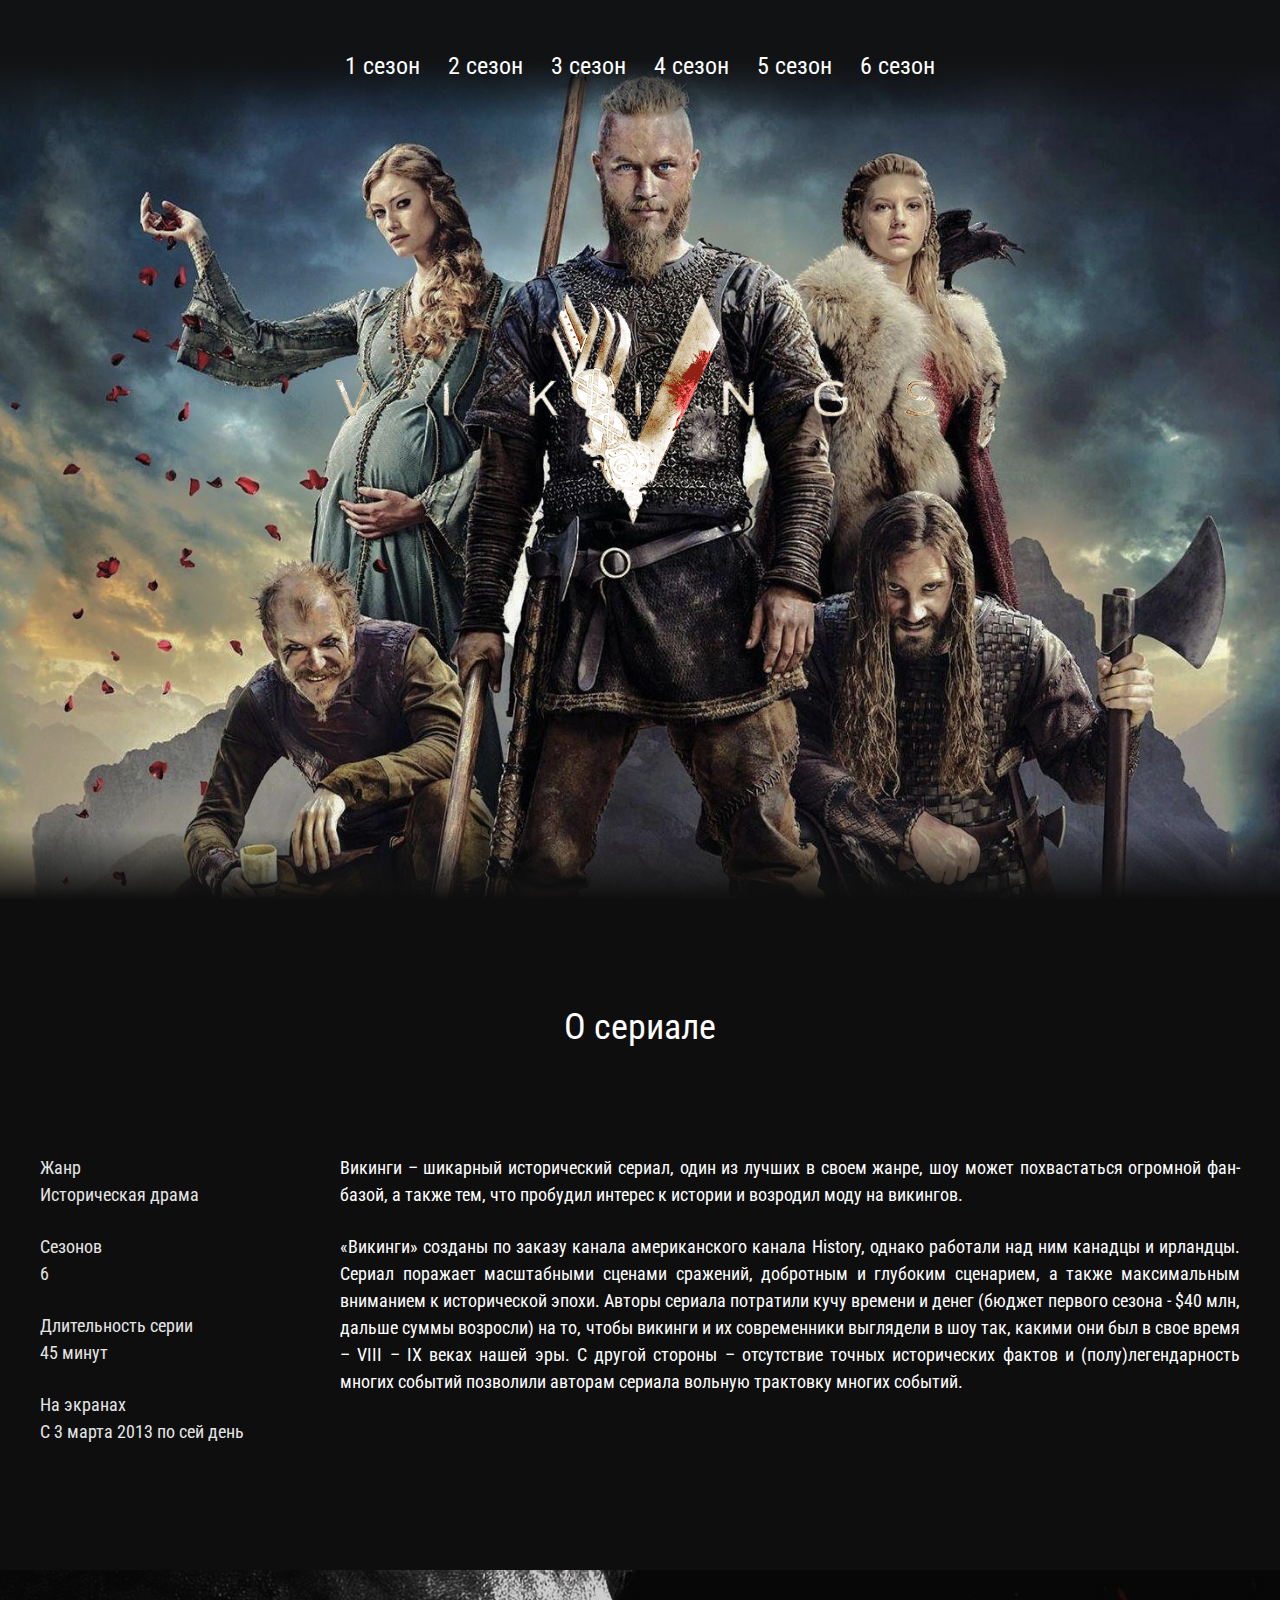
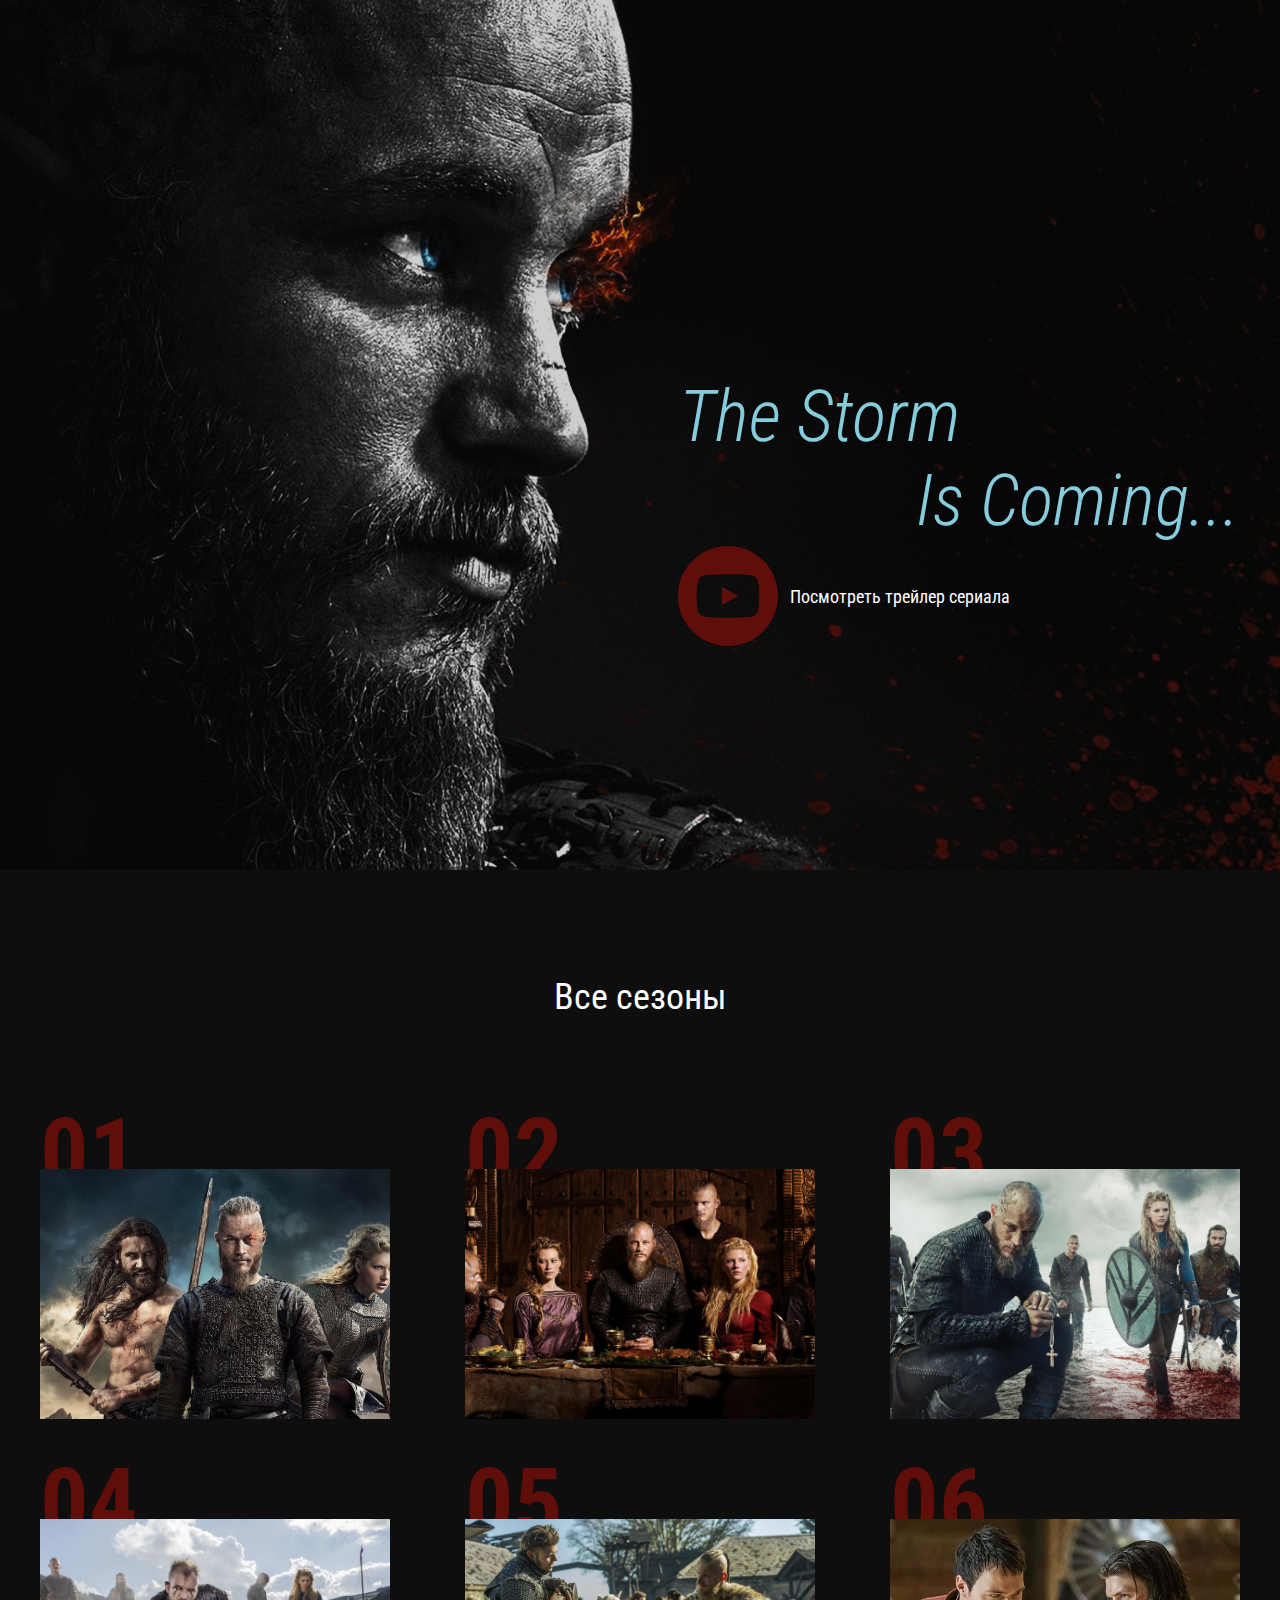
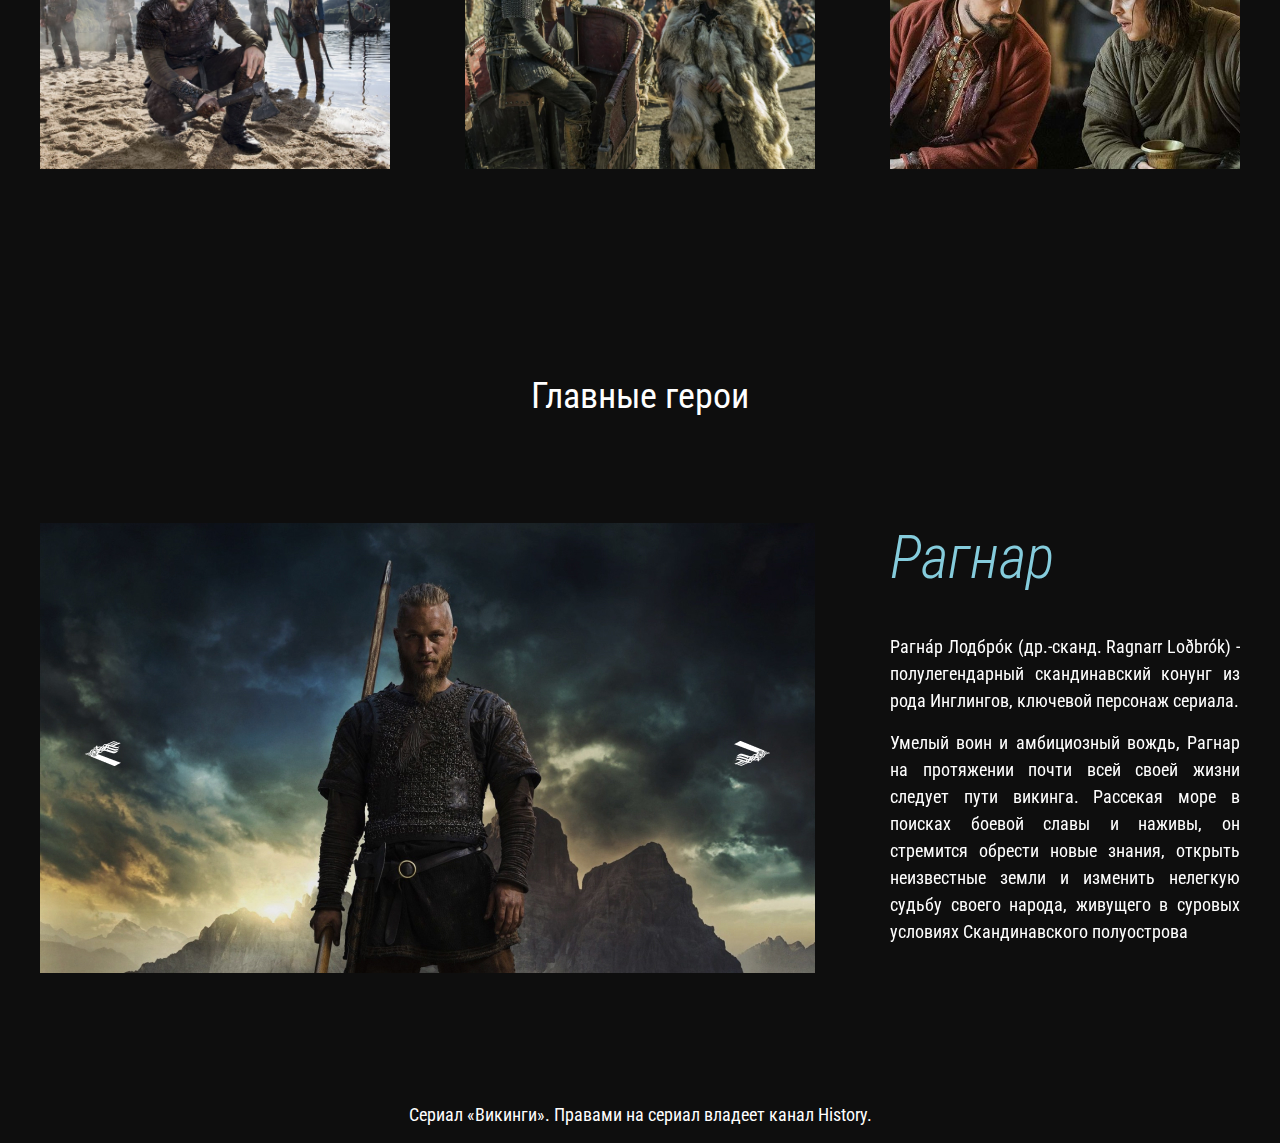
<file: index.html>
<!DOCTYPE html>
<html lang="en">
<head>
  <meta charset="UTF-8">
  <meta name="viewport" content="width=device-width, initial-scale=1.0">
  <meta http-equiv="X-UA-Compatible" content="ie=edge">
  <title>Document</title>
  <!-- <link rel="preconnect" href="https://fonts.gstatic.com"> -->
<link href="https://fonts.googleapis.com/css2?family=Roboto+Condensed:ital,wght@0,400;0,700;1,300&display=swap" rel="stylesheet">
  <link rel="stylesheet" href="css/reset.css">
  <link rel="stylesheet" href="css/slick.css">
  <link rel="stylesheet" href="css/jquery.fancybox.css">
  <link rel="stylesheet" href="css/style.css">
</head>
<body>
  
<header class="header">
	<nav class="menu">
		<button class="menu__btn">
			
		</button>
		<ul class="menu__list">
			<li class="menu__list-item">
				<a href="season-1.html"  class="menu__list-link ">1 сезон</a>
			</li>
			<li class="menu__list-item">
				<a href="season-2.html"  class="menu__list-link">2 сезон</a>
			</li>
			<li class="menu__list-item">
				<a href="season-3.html"  class="menu__list-link">3 сезон</a>
			</li>
			<li class="menu__list-item">
				<a href="season-4.html"  class="menu__list-link">4 сезон</a>
			</li>
			<li class="menu__list-item">
				<a href="season-5.html"  class="menu__list-link">5 сезон</a>
			</li>
			<li class="menu__list-item">
				<a href="season-6.html"  class="menu__list-link">6 сезон</a>
			</li>
		</ul>
	</nav>
	<div class="logo">
		<img src="img/logo_1.png" alt="logo" class="logo__img">
	</div>
</header>

<section class="about section-page">
	<div class="container">
		<h3 class="title">
			О сериале
		</h3>
		<div class="about__inner">
			<ul class="about__info">
				<li class="about__info-item">Жанр
					<span>Историческая драма</span>
				</li>
				<li class="about__info-item">
					Сезонов
					<span>6</span>
				</li>
				<li class="about__info-item">

					Длительность серии
					<span>45 минут</span>
				</li>
				<li class="about__info-item">
					На экранах
					<span>С 3 марта 2013 по сей день</span>
				</li>
			</ul>
			<div class="about__text">
				<p>
					Викинги – шикарный исторический сериал, один из лучших в своем жанре, шоу может похвастаться огромной фан-базой, а также тем, что пробудил интерес к истории и возродил моду на викингов.
				</p>
				<p>
					«Викинги» созданы по заказу канала американского канала History, однако работали над ним канадцы и ирландцы. Сериал поражает масштабными сценами сражений, добротным и глубоким сценарием, а также максимальным вниманием к исторической эпохи. Авторы сериала потратили кучу времени и денег (бюджет первого сезона - $40 млн, дальше суммы возросли) на то, чтобы викинги и их современники выглядели в шоу так, какими они был в свое время – VIII – IX веках нашей эры. С другой стороны – отсутствие точных исторических фактов и (полу)легендарность многих событий позволили авторам сериала вольную трактовку многих событий.
				</p>
			</div>
		</div>
	</div>
</section>
<section class="video">
	<div class="container">
		<h3 class="video__text">
			<span>The Storm</span>
			Is Coming...
		</h3>
		<a href="https://www.youtube.com/watch?v=7rcozIVtujw" data-fancybox class='video__btn'>Посмотреть трейлер сериала</a>
	</div>
</section>
<section class="seasons section-page">
	<div class="container">
		<h3 class="title">
			Все сезоны
		</h3>
		<ol class="seasons__inner">
			<li class="seasons__item" style="background-image: url('img/season-1bg.jpg');">
				<a href="season-1.html" class="seasons__link">Смотреть</a>
			</li>
			<li class="seasons__item" style="background-image: url('img/season-2bg.jpg');">
				<a href="season-2.html" class="seasons__link">Смотреть</a>
			</li>
			<li class="seasons__item" style="background-image: url('img/season-3bg.jpg');">
				<a href="season-3.html" class="seasons__link">Смотреть</a>
			</li>
			<li class="seasons__item" style="background-image: url('img/season-4bg.jpg');">
				<a href="season-4.html" class="seasons__link">Смотреть</a>
			</li>
			<li class="seasons__item" style="background-image: url('img/season-5bg.jpg');">
				<a href="season-5.html" class="seasons__link">Смотреть</a>
			</li>
			<li class="seasons__item" style="background-image: url('img/season-6bg.jpg');">
				<a href="season-6.html" class="seasons__link">Смотреть</a>
			</li>
		</ol>
	</div>
</section>

<section class="heroes section-page">
	<div class="container">
		<h3 class="title">Главные герои</h3>
		<div class="heroes__inner">
			<div class="heroes__slider-img">
				<img class="heroes__images" src="img/hero-1.jpg" alt="ragnar">
				<img class="heroes__images" src="img/hero-2.jpg" alt="lagertha">
				<img class="heroes__images" src="img/hero-3.jpg" alt="floki">
			</div>
			<div class="heroes__slider-text">

			<div class="heroes__text">
				<h4 class="heroes__name">
					Рагнар
				</h4>
				<p>
					Рагна́р Лодбро́к (др.-сканд. Ragnarr Loðbrók) - полулегендарный скандинавский конунг из рода Инглингов, ключевой персонаж сериала.
				</p>
				<p>
					Умелый воин и амбициозный вождь, Рагнар на протяжении почти всей своей жизни следует пути викинга. Рассекая море в поисках боевой славы и наживы, он стремится обрести новые знания, открыть неизвестные земли и изменить нелегкую судьбу своего народа, живущего в суровых условиях Скандинавского полуострова
				</p>
			</div>

			<div class="heroes__text">
				<h4 class="heroes__name">
					Лагерта
				</h4>
				<p>
					Лагерта (Ladgerda, Ladgertha или Lagertha) — северная воительница, обладательница земель в Норвегии и первая жена викинга Рагнара Лодброка.
				</p>
				<p>
					Эта отважная и независимая женщина способна проявлять железную решимость, когда дело касается ее личного достоинства, семьи или власти. Лагерта также известна своим милосердием и благородством.
				</p>
			</div>

			<div class="heroes__text">
				<h4 class="heroes__name">
					Флоки
				</h4>
				<p>
					Флóки (др.-сканд. Flóki) - скандинавский кораблестроитель. Близкий друг и соратник Рагнара Лодброка. Эксцентричный и чудаковатый, он живет в уединенном доме в лесу, работая в своей мастерской на берегу моря.
				</p>
				<p>
					В ходе развития сюжета Флоки инициирует или оказывается вовлечен во множество интриг, связанных с домом Лодброка. Отстранившись от войн и политики, он открывает остров, позже получивший название Исландия.
				</p>
			</div>
			</div>
		</div>
	</div>
</section>
<footer class="footer">
	<div class="container">
		<p class="copy">Сериал «Викинги». Правами на сериал владеет канал History.</p>
	</div>
</footer>

  <script src="https://ajax.googleapis.com/ajax/libs/jquery/3.4.1/jquery.min.js"></script>
  <script src="js/slick.min.js"></script>
  <script src="js/jquery.fancybox.min.js"></script>
  <script src="js/main.js"></script>
</body>
</html>
</file>
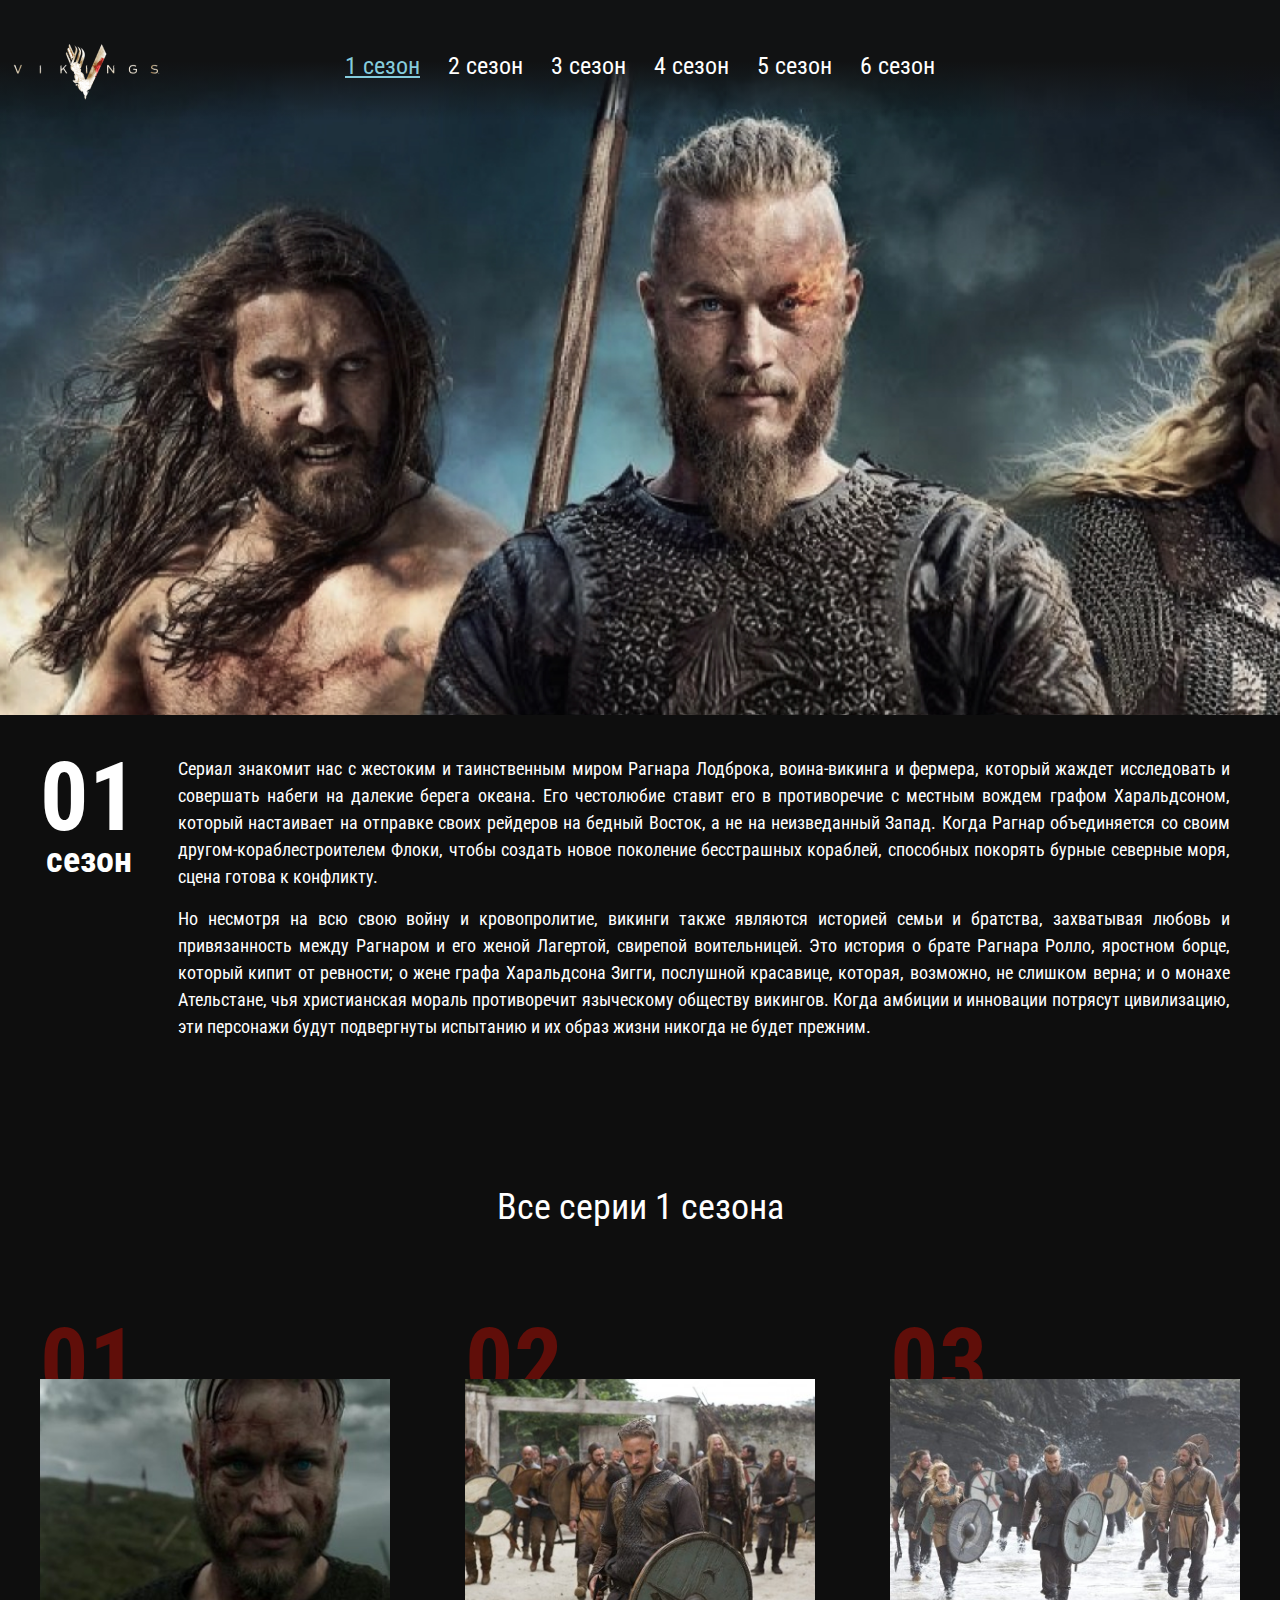
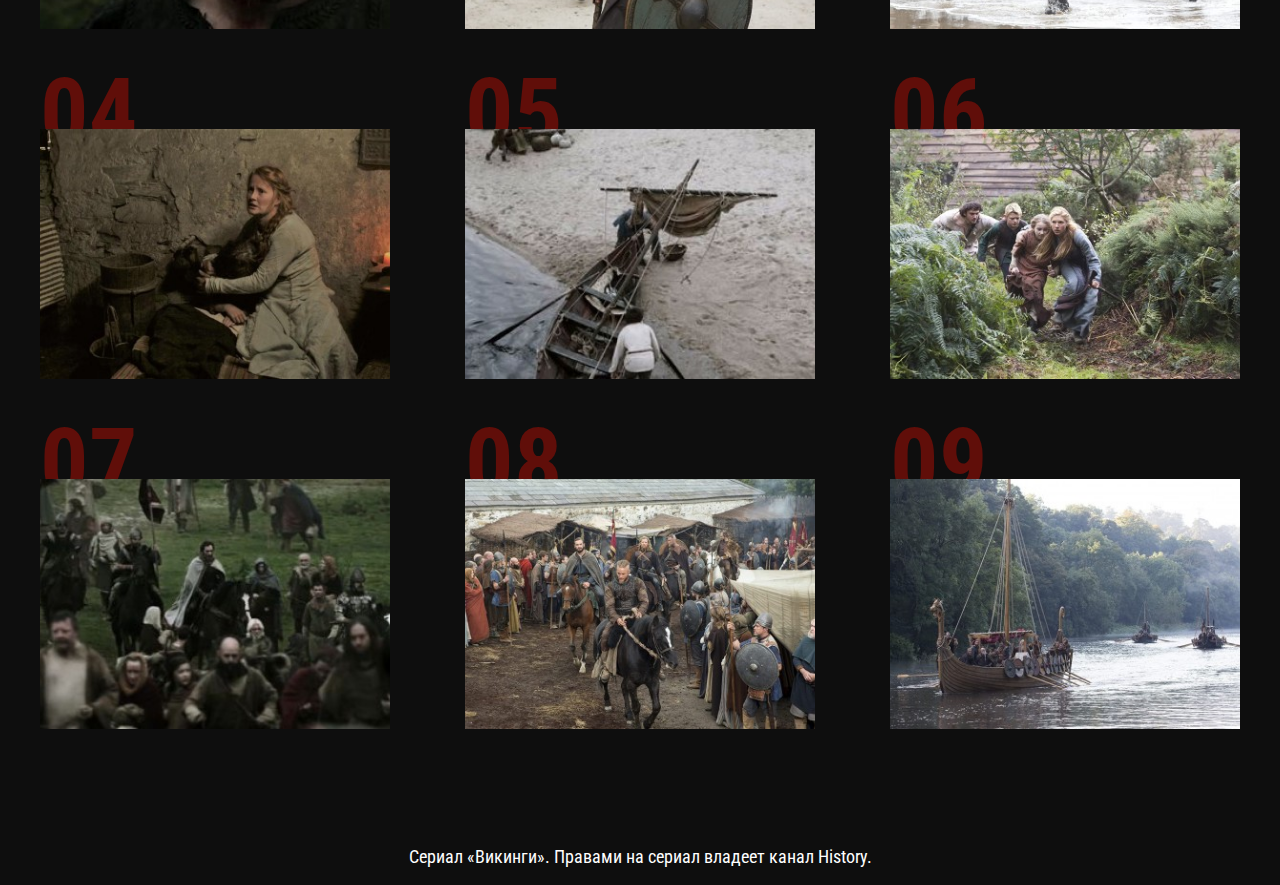
<file: season-1.html>
<!DOCTYPE html>
<html lang="ru">
<head>
	<meta charset="UTF-8">
	<meta name="viewport" content="width=device-width, initial-scale=1.0">
	<meta http-equiv="X-UA-Compatible" content="ie=edge">
	<title>Document</title>
	<link href="https://fonts.googleapis.com/css2?family=Roboto+Condensed:ital,wght@0,400;0,700;1,300&display=swap" rel="stylesheet">
	<link rel="stylesheet" href="css/reset.css">
	<link rel="stylesheet" href="css/jquery.fancybox.css">
	<link rel="stylesheet" href="css/style.css">
</head>
<body>
<header class="page-header">
	<nav class="menu">
		<button class="menu__btn">
			
		</button>
		<div class="menu__container">
		<a class="page-logo" href="index.html">
			<img src="img/page-logo.png" alt="logo">
		</a>
		<ul class="menu__list">
			<li class="menu__list-item">
				<a href="#"  class="menu__list-link menu__list-link--active">1 сезон</a>
			</li>
			<li class="menu__list-item">
				<a href="season-2.html"  class="menu__list-link">2 сезон</a>
			</li>
			<li class="menu__list-item">
				<a href="season-3.html"  class="menu__list-link">3 сезон</a>
			</li>
			<li class="menu__list-item">
				<a href="season-4.html"  class="menu__list-link">4 сезон</a>
			</li>
			<li class="menu__list-item">
				<a href="season-5.html"  class="menu__list-link">5 сезон</a>
			</li>
			<li class="menu__list-item">
				<a href="season-6.html"  class="menu__list-link">6 сезон</a>
			</li>
		</ul>
		</div>
	</nav>
	<div class="season-info">
		<div class="season-info__num">
			01
			<span>сезон</span>
		</div>
		<div class="season-info__text">
			<p>
				Сериал знакомит нас с жестоким и таинственным миром Рагнара Лодброка, воина-викинга и фермера, который жаждет исследовать и совершать набеги на далекие берега океана. Его честолюбие ставит его в противоречие с местным вождем графом Харальдсоном, который настаивает на отправке своих рейдеров на бедный Восток, а не на неизведанный Запад. Когда Рагнар объединяется со своим другом-кораблестроителем Флоки, чтобы создать новое поколение бесстрашных кораблей, способных покорять бурные северные моря, сцена готова к конфликту.
			</p>
			<p>
				Но несмотря на всю свою войну и кровопролитие, викинги также являются историей семьи и братства, захватывая любовь и привязанность между Рагнаром и его женой Лагертой, свирепой воительницей. Это история о брате Рагнара Ролло, яростном борце, который кипит от ревности; о жене графа Харальдсона Зигги, послушной красавице, которая, возможно, не слишком верна; и о монахе Ательстане, чья христианская мораль противоречит языческому обществу викингов. Когда амбиции и инновации потрясут цивилизацию, эти персонажи будут подвергнуты испытанию и их образ жизни никогда не будет прежним.
			</p>
		</div>
	</div>
</header>
<section class="seasons section-page">
	<div class="container">
		<h3 class="title">
			Все серии 1 сезона
		</h3>
		<ol class="seasons__inner">
			<li class="seasons__item" style="background-image: url('img/season_1-1.png');">
				<a href="https://www.youtube.com/watch?v=LG-ge2K7jxY?autoplay=0" data-fancybox="gallery" class="seasons__link">Смотреть</a>
			</li>
			<li class="seasons__item" style="background-image: url('img/season_1-2.png');">
				<a href="https://www.youtube.com/watch?v=g737J07vwn4?autoplay=0" data-fancybox="gallery" class="seasons__link">Смотреть</a>
			</li>
			<li class="seasons__item" style="background-image: url('img/season_1-3.png');">
				<a href="https://www.youtube.com/watch?v=LE3mVOyfzHk?autoplay=0" data-fancybox="gallery" class="seasons__link">Смотреть</a>
			</li>
			<li class="seasons__item" style="background-image: url('img/season_1-4.png');">
				<a href="https://www.youtube.com/watch?v=XELvE1WPGAY?autoplay=0" data-fancybox="gallery" class="seasons__link">Смотреть</a>
			</li>
			<li class="seasons__item" style="background-image: url('img/season_1-5.png');">
				<a href="https://www.youtube.com/watch?v=dAk0KY4-05U?autoplay=0" data-fancybox="gallery" class="seasons__link">Смотреть</a>
			</li>
			<li class="seasons__item" style="background-image: url('img/season_1-6.png');">
				<a href="https://www.youtube.com/watch?v=9Mf7y9_ouEE?autoplay=0" data-fancybox="gallery" class="seasons__link">Смотреть</a>
			</li>
			<li class="seasons__item" style="background-image: url('img/season_1-7.png');">
				<a href="https://www.youtube.com/watch?v=ma5ANbPlS2s?autoplay=0" data-fancybox="gallery" class="seasons__link">Смотреть</a>
			</li>
			<li class="seasons__item" style="background-image: url('img/season_1-8.png');">
				<a href="https://www.youtube.com/watch?v=c5VoO15xWMY?autoplay=0" data-fancybox="gallery" class="seasons__link">Смотреть</a>
			</li>
			<li class="seasons__item" style="background-image: url('img/season_1-9.png');">
				<a href="https://www.youtube.com/watch?v=jCzUbG9fDUk?autoplay=0" data-fancybox="gallery" class="seasons__link">Смотреть</a>
			</li>
		</ol>
	</div>
</section>
<footer class="footer">
	<div class="container">
		<p class="copy">Сериал «Викинги». Правами на сериал владеет канал History.</p>
	</div>
</footer>
	<script src="https://ajax.googleapis.com/ajax/libs/jquery/3.4.1/jquery.min.js"></script>
	<script src="js/jquery.fancybox.min.js"></script>
	<script src="js/main.js"></script>
</body>
</html>
</file>
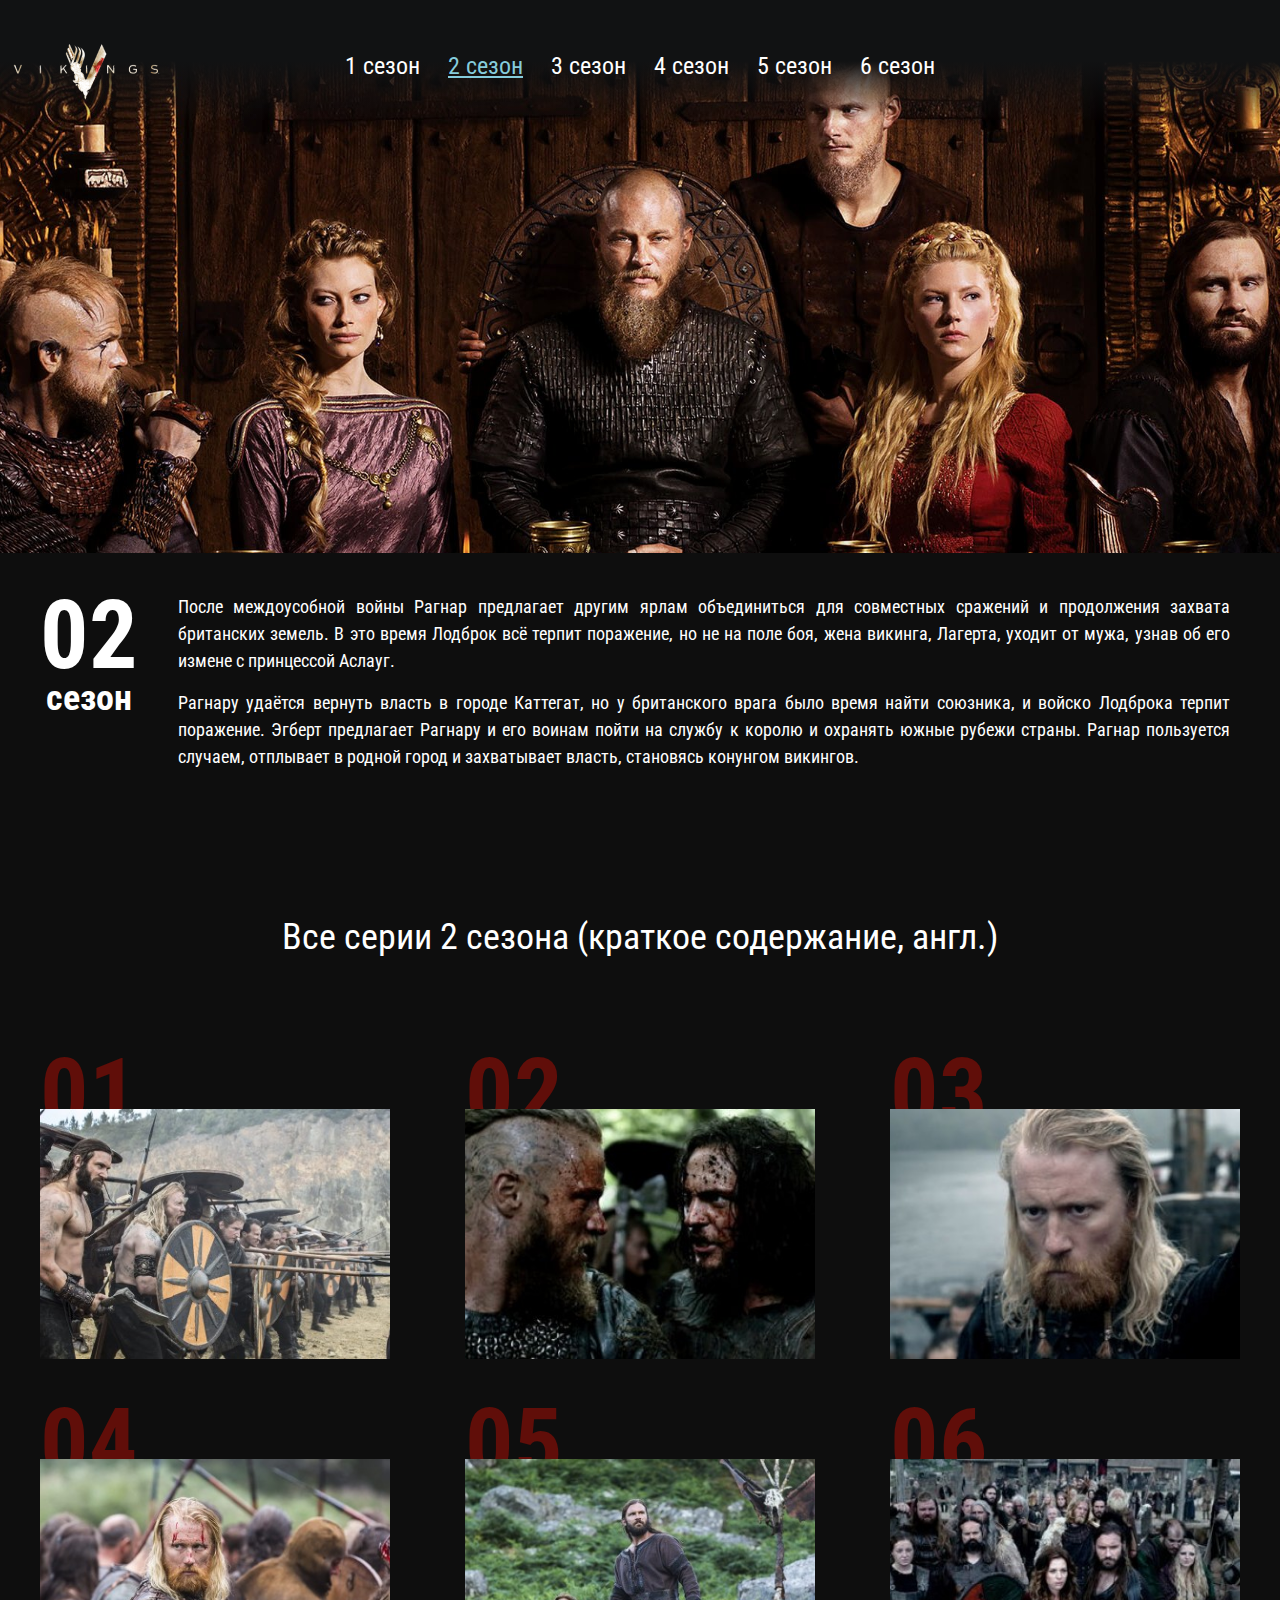
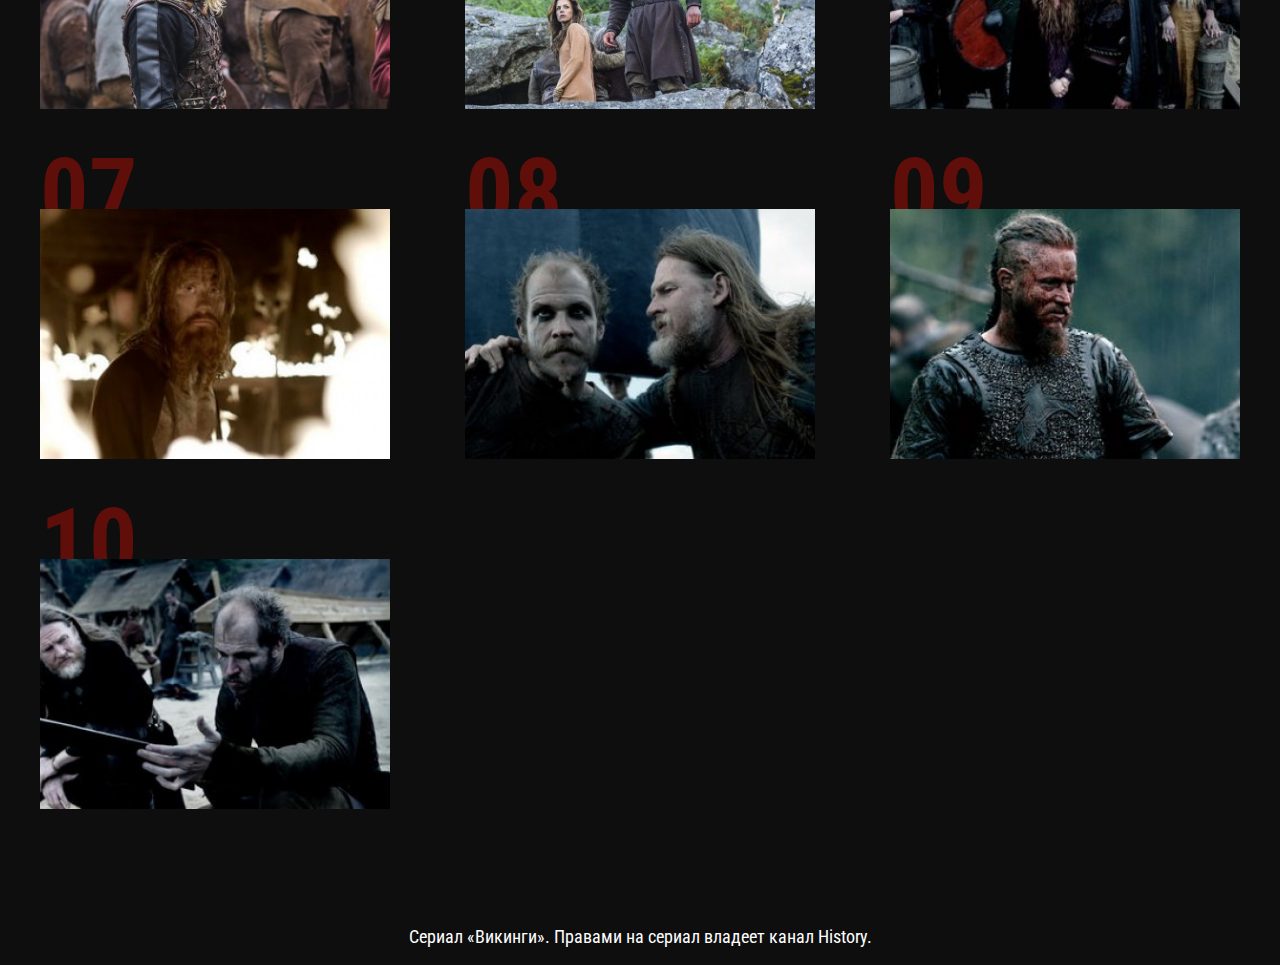
<file: season-2.html>
<!DOCTYPE html>
<html lang="ru">
<head>
	<meta charset="UTF-8">
	<meta name="viewport" content="width=device-width, initial-scale=1.0">
	<meta http-equiv="X-UA-Compatible" content="ie=edge">
	<title>Document</title>
	<link href="https://fonts.googleapis.com/css2?family=Roboto+Condensed:ital,wght@0,400;0,700;1,300&display=swap" rel="stylesheet">
	<link rel="stylesheet" href="css/reset.css">
	<link rel="stylesheet" href="css/jquery.fancybox.css">
	<link rel="stylesheet" href="css/style.css">
</head>
<body>
<header class="page-header__season-two">
	<nav class="menu">
		<button class="menu__btn">
			
		</button>
		<div class="menu__container">
		<a class="page-logo" href="index.html">
			<img src="img/page-logo.png" alt="logo">
		</a>
		<ul class="menu__list">
			<li class="menu__list-item">
				<a href="season-1.html"  class="menu__list-link ">1 сезон</a>
			</li>
			<li class="menu__list-item">
				<a href="#"  class="menu__list-link menu__list-link--active">2 сезон</a>
			</li>
			<li class="menu__list-item">
				<a href="season-3.html"  class="menu__list-link">3 сезон</a>
			</li>
			<li class="menu__list-item">
				<a href="season-4.html"  class="menu__list-link">4 сезон</a>
			</li>
			<li class="menu__list-item">
				<a href="season-5.html"  class="menu__list-link">5 сезон</a>
			</li>
			<li class="menu__list-item">
				<a href="season-6.html"  class="menu__list-link">6 сезон</a>
			</li>
		</ul>
		</div>
	</nav>
	<div class="season-info">
		<div class="season-info__num">
			02
			<span>сезон</span>
		</div>
		<div class="season-info__text">
			<p>
				После междоусобной войны Рагнар предлагает другим ярлам объединиться для совместных сражений и продолжения захвата британских земель. В это время Лодброк всё терпит поражение, но не на поле боя, жена викинга, Лагерта, уходит от мужа, узнав об его измене с принцессой Аслауг.
			</p>
			<p>
				Рагнару удаётся вернуть власть в городе Каттегат, но у британского врага было время найти союзника, и войско Лодброка терпит поражение. Эгберт предлагает Рагнару и его воинам пойти на службу к королю и охранять южные рубежи страны. Рагнар пользуется случаем, отплывает в родной город и захватывает власть, становясь конунгом викингов.
			</p>
		</div>
	</div>
</header>
<section class="seasons section-page">
	<div class="container">
		<h3 class="title">
			Все серии 2 сезона (краткое содержание, англ.)
		</h3>
		<ol class="seasons__inner">
			<li class="seasons__item" style="background-image: url('img/season_2-1.png');">
				<a href="https://www.youtube.com/watch?v=FDisCTeRQwI?autoplay=0" data-fancybox="gallery" class="seasons__link">Смотреть</a>
			</li>
			<li class="seasons__item" style="background-image: url('img/season_2-2.png');">
				<a href="https://www.youtube.com/watch?v=RdK5hJPH3Ao?autoplay=0" data-fancybox="gallery" class="seasons__link">Смотреть</a>
			</li>
			<li class="seasons__item" style="background-image: url('img/season_2-3.png');">
				<a href="https://www.youtube.com/watch?v=BTv87YMKYfk?autoplay=0" data-fancybox="gallery" class="seasons__link">Смотреть</a>
			</li>
			<li class="seasons__item" style="background-image: url('img/season_2-4.png');">
				<a href="https://www.youtube.com/watch?v=JrP0Tqlctd0?autoplay=0" data-fancybox="gallery" class="seasons__link">Смотреть</a>
			</li>
			<li class="seasons__item" style="background-image: url('img/season_2-5.png');">
				<a href="https://www.youtube.com/watch?v=ttQr2LjFarY?autoplay=0" data-fancybox="gallery" class="seasons__link">Смотреть</a>
			</li>
			<li class="seasons__item" style="background-image: url('img/season_2-6.png');">
				<a href="https://www.youtube.com/watch?v=Jt1FyRSQYFI?autoplay=0" data-fancybox="gallery" class="seasons__link">Смотреть</a>
			</li>
			<li class="seasons__item" style="background-image: url('img/season_2-7.png');">
				<a href="https://www.youtube.com/watch?v=jYbpLtBYnOs&t=9s?autoplay=0" data-fancybox="gallery" class="seasons__link">Смотреть</a>
			</li>
			<li class="seasons__item" style="background-image: url('img/season_2-8.png');">
				<a href="https://www.youtube.com/watch?v=VuiVXEgn5Gs?autoplay=0" data-fancybox="gallery" class="seasons__link">Смотреть</a>
			</li>
			<li class="seasons__item" style="background-image: url('img/season_2-9.png');">
				<a href="https://www.youtube.com/watch?v=l_nBNJDwloo?autoplay=0" data-fancybox="gallery" class="seasons__link">Смотреть</a>
            </li>
            <li class="seasons__item" style="background-image: url('img/season_2-10.png');">
				<a href="https://www.youtube.com/watch?v=g59eINdE9bA?autoplay=0" data-fancybox="gallery" class="seasons__link">Смотреть</a>
			</li>
		</ol>
	</div>
</section>
<footer class="footer">
	<div class="container">
		<p class="copy">Сериал «Викинги». Правами на сериал владеет канал History.</p>
	</div>
</footer>
	<script src="https://ajax.googleapis.com/ajax/libs/jquery/3.4.1/jquery.min.js"></script>
	<script src="js/jquery.fancybox.min.js"></script>
	<script src="js/main.js"></script>
</body>
</html>
</file>
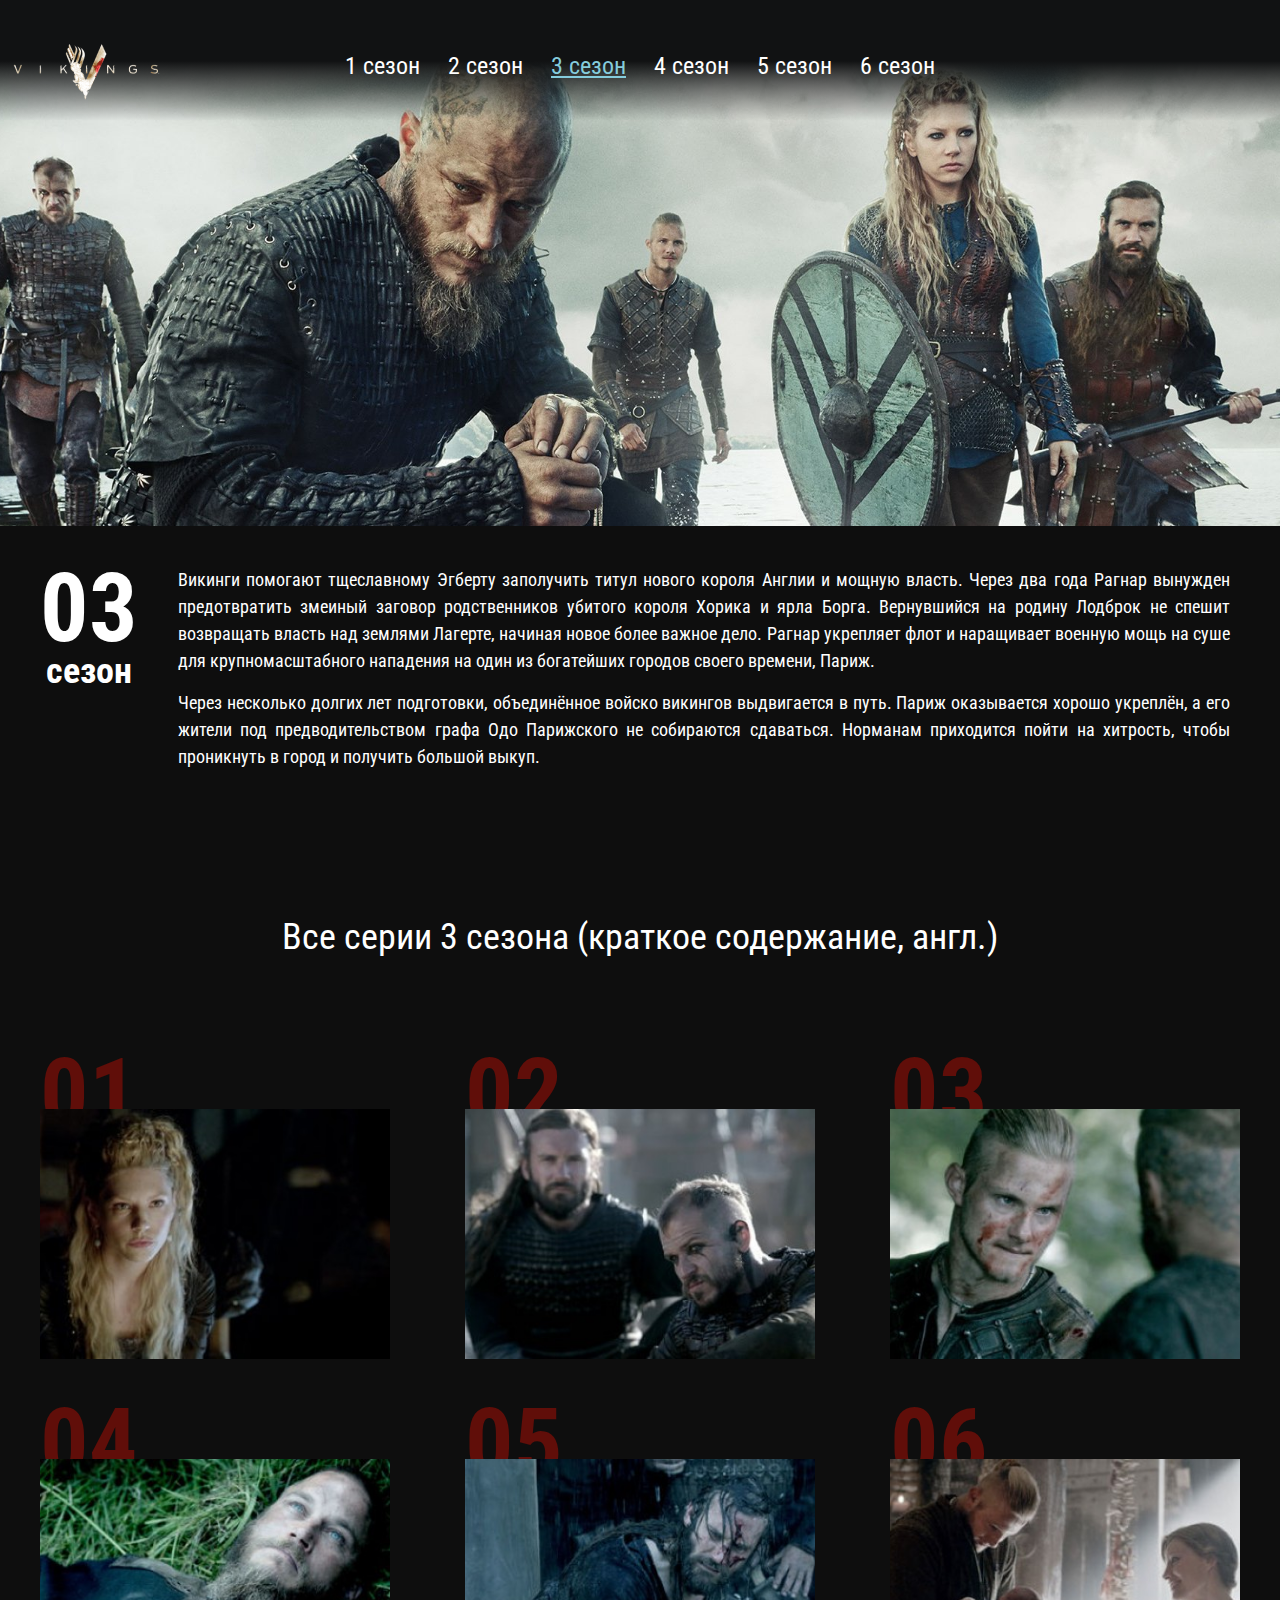
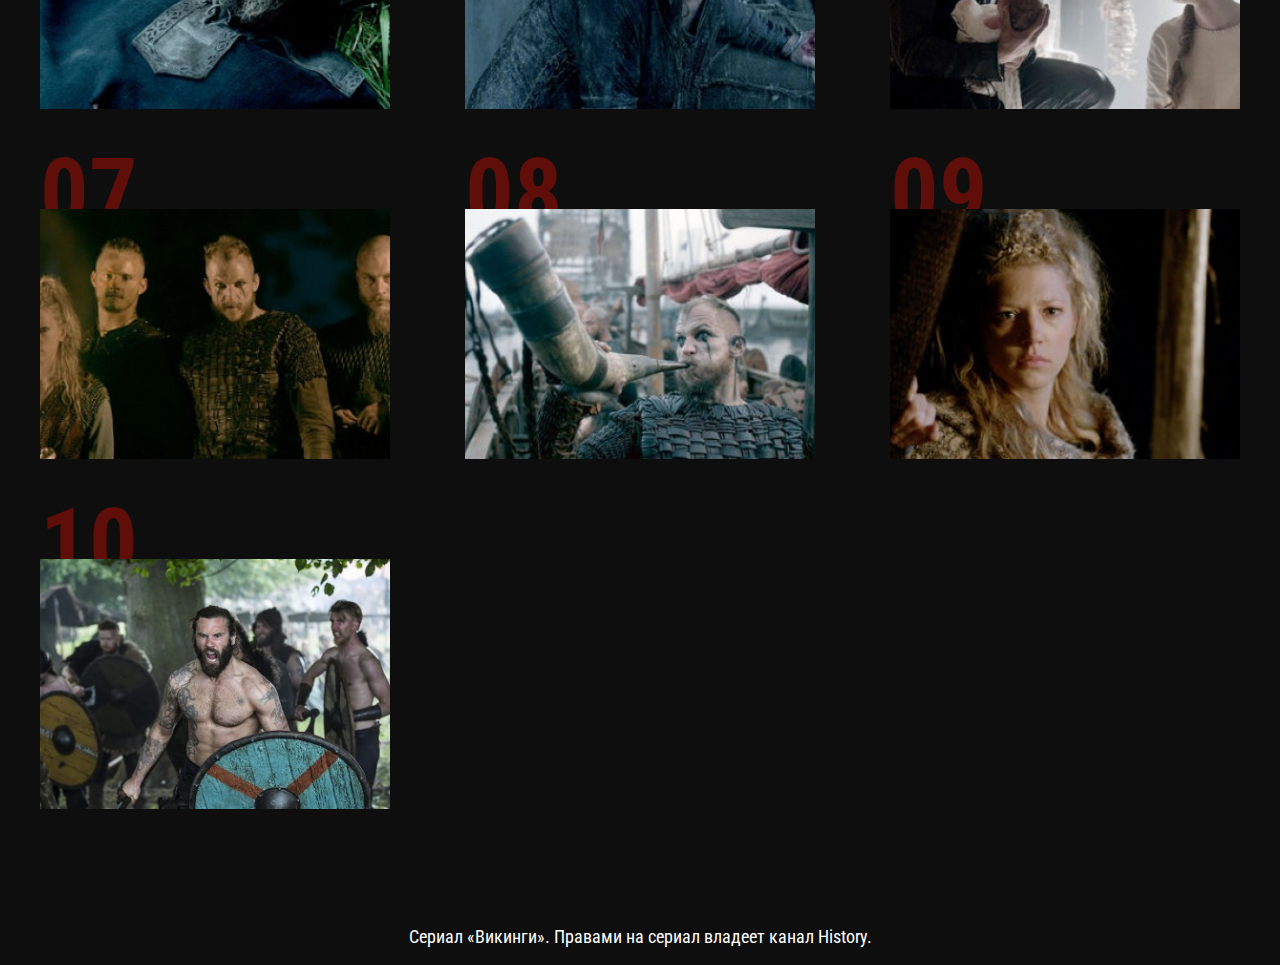
<file: season-3.html>
<!DOCTYPE html>
<html lang="ru">
<head>
	<meta charset="UTF-8">
	<meta name="viewport" content="width=device-width, initial-scale=1.0">
	<meta http-equiv="X-UA-Compatible" content="ie=edge">
	<title>Document</title>
	<link href="https://fonts.googleapis.com/css2?family=Roboto+Condensed:ital,wght@0,400;0,700;1,300&display=swap" rel="stylesheet">
	<link rel="stylesheet" href="css/reset.css">
	<link rel="stylesheet" href="css/jquery.fancybox.css">
	<link rel="stylesheet" href="css/style.css">
</head>
<body>
<header class="page-header__season-three">
	<nav class="menu">
		<button class="menu__btn">
			
		</button>
		<div class="menu__container">
		<a class="page-logo" href="index.html">
			<img src="img/page-logo.png" alt="logo">
		</a>
		<ul class="menu__list">
			<li class="menu__list-item">
				<a href="season-1.html"  class="menu__list-link ">1 сезон</a>
			</li>
			<li class="menu__list-item">
				<a href="season-2.html"  class="menu__list-link ">2 сезон</a>
			</li>
			<li class="menu__list-item">
				<a href="#"  class="menu__list-link menu__list-link--active">3 сезон</a>
			</li>
			<li class="menu__list-item">
				<a href="season-4.html"  class="menu__list-link">4 сезон</a>
			</li>
			<li class="menu__list-item">
				<a href="season-5.html"  class="menu__list-link">5 сезон</a>
			</li>
			<li class="menu__list-item">
				<a href="season-6.html"  class="menu__list-link">6 сезон</a>
			</li>
		</ul>
		</div>
	</nav>
	<div class="season-info">
		<div class="season-info__num">
			03
			<span>сезон</span>
		</div>
		<div class="season-info__text">
			<p>
				Викинги помогают тщеславному Эгберту заполучить титул нового короля Англии и мощную власть. Через два года Рагнар вынужден предотвратить змеиный заговор родственников убитого короля Хорика и ярла Борга. Вернувшийся на родину Лодброк не спешит возвращать власть над землями Лагерте, начиная новое более важное дело. Рагнар укрепляет флот и наращивает военную мощь на суше для крупномасштабного нападения на один из богатейших городов своего времени, Париж.  
			</p>
			<p>
				Через несколько долгих лет подготовки, объединённое войско викингов выдвигается в путь. Париж оказывается хорошо укреплён, а его жители под предводительством графа Одо Парижского не собираются сдаваться. Норманам приходится пойти на хитрость, чтобы проникнуть в город и получить большой выкуп.
			</p>
		</div>
	</div>
</header>
<section class="seasons section-page">
	<div class="container">
		<h3 class="title">
			Все серии 3 сезона (краткое содержание, англ.)
		</h3>
		<ol class="seasons__inner">
			<li class="seasons__item" style="background-image: url('img/season_3-1.png');">
				<a href="?autoplay=0" data-fancybox="gallery" class="seasons__link">Смотреть</a>
			</li>
			<li class="seasons__item" style="background-image: url('img/season_3-2.png');">
				<a href="https://www.youtube.com/watch?v=AgxnxWPrork?autoplay=0" data-fancybox="gallery" class="seasons__link">Смотреть</a>
			</li>
			<li class="seasons__item" style="background-image: url('img/season_3-3.png');">
				<a href="https://www.youtube.com/watch?v=gSJNLtrSyTs?autoplay=0" data-fancybox="gallery" class="seasons__link">Смотреть</a>
			</li>
			<li class="seasons__item" style="background-image: url('img/season_3-4.png');">
				<a href="https://www.youtube.com/watch?v=d1x-lT5YYCk?autoplay=0" data-fancybox="gallery" class="seasons__link">Смотреть</a>
			</li>
			<li class="seasons__item" style="background-image: url('img/season_3-5.png');">
				<a href="https://www.youtube.com/watch?v=sB6iEtxakjE?autoplay=0" data-fancybox="gallery" class="seasons__link">Смотреть</a>
			</li>
			<li class="seasons__item" style="background-image: url('img/season_3-6.png');">
				<a href="https://www.youtube.com/watch?v=R7etiyDXCtM?autoplay=0" data-fancybox="gallery" class="seasons__link">Смотреть</a>
			</li>
			<li class="seasons__item" style="background-image: url('img/season_3-7.png');">
				<a href="https://www.youtube.com/watch?v=non5rQLv7nw?autoplay=0" data-fancybox="gallery" class="seasons__link">Смотреть</a>
			</li>
			<li class="seasons__item" style="background-image: url('img/season_3-8.png');">
				<a href="https://www.youtube.com/watch?v=f8Z592LOo4Q?autoplay=0" data-fancybox="gallery" class="seasons__link">Смотреть</a>
			</li>
			<li class="seasons__item" style="background-image: url('img/season_3-9.png');">
				<a href="https://www.youtube.com/watch?v=tP1VdkR6GLQ?autoplay=0" data-fancybox="gallery" class="seasons__link">Смотреть</a>
            </li>
            <li class="seasons__item" style="background-image: url('img/season_3-10.png');">
				<a href="https://www.youtube.com/watch?v=qtu8GWB0tMs?autoplay=0" data-fancybox="gallery" class="seasons__link">Смотреть</a>
			</li>
		</ol>
	</div>
</section>
<footer class="footer">
	<div class="container">
		<p class="copy">Сериал «Викинги». Правами на сериал владеет канал History.</p>
	</div>
</footer>
	<script src="https://ajax.googleapis.com/ajax/libs/jquery/3.4.1/jquery.min.js"></script>
	<script src="js/jquery.fancybox.min.js"></script>
	<script src="js/main.js"></script>
</body>
</html>
</file>
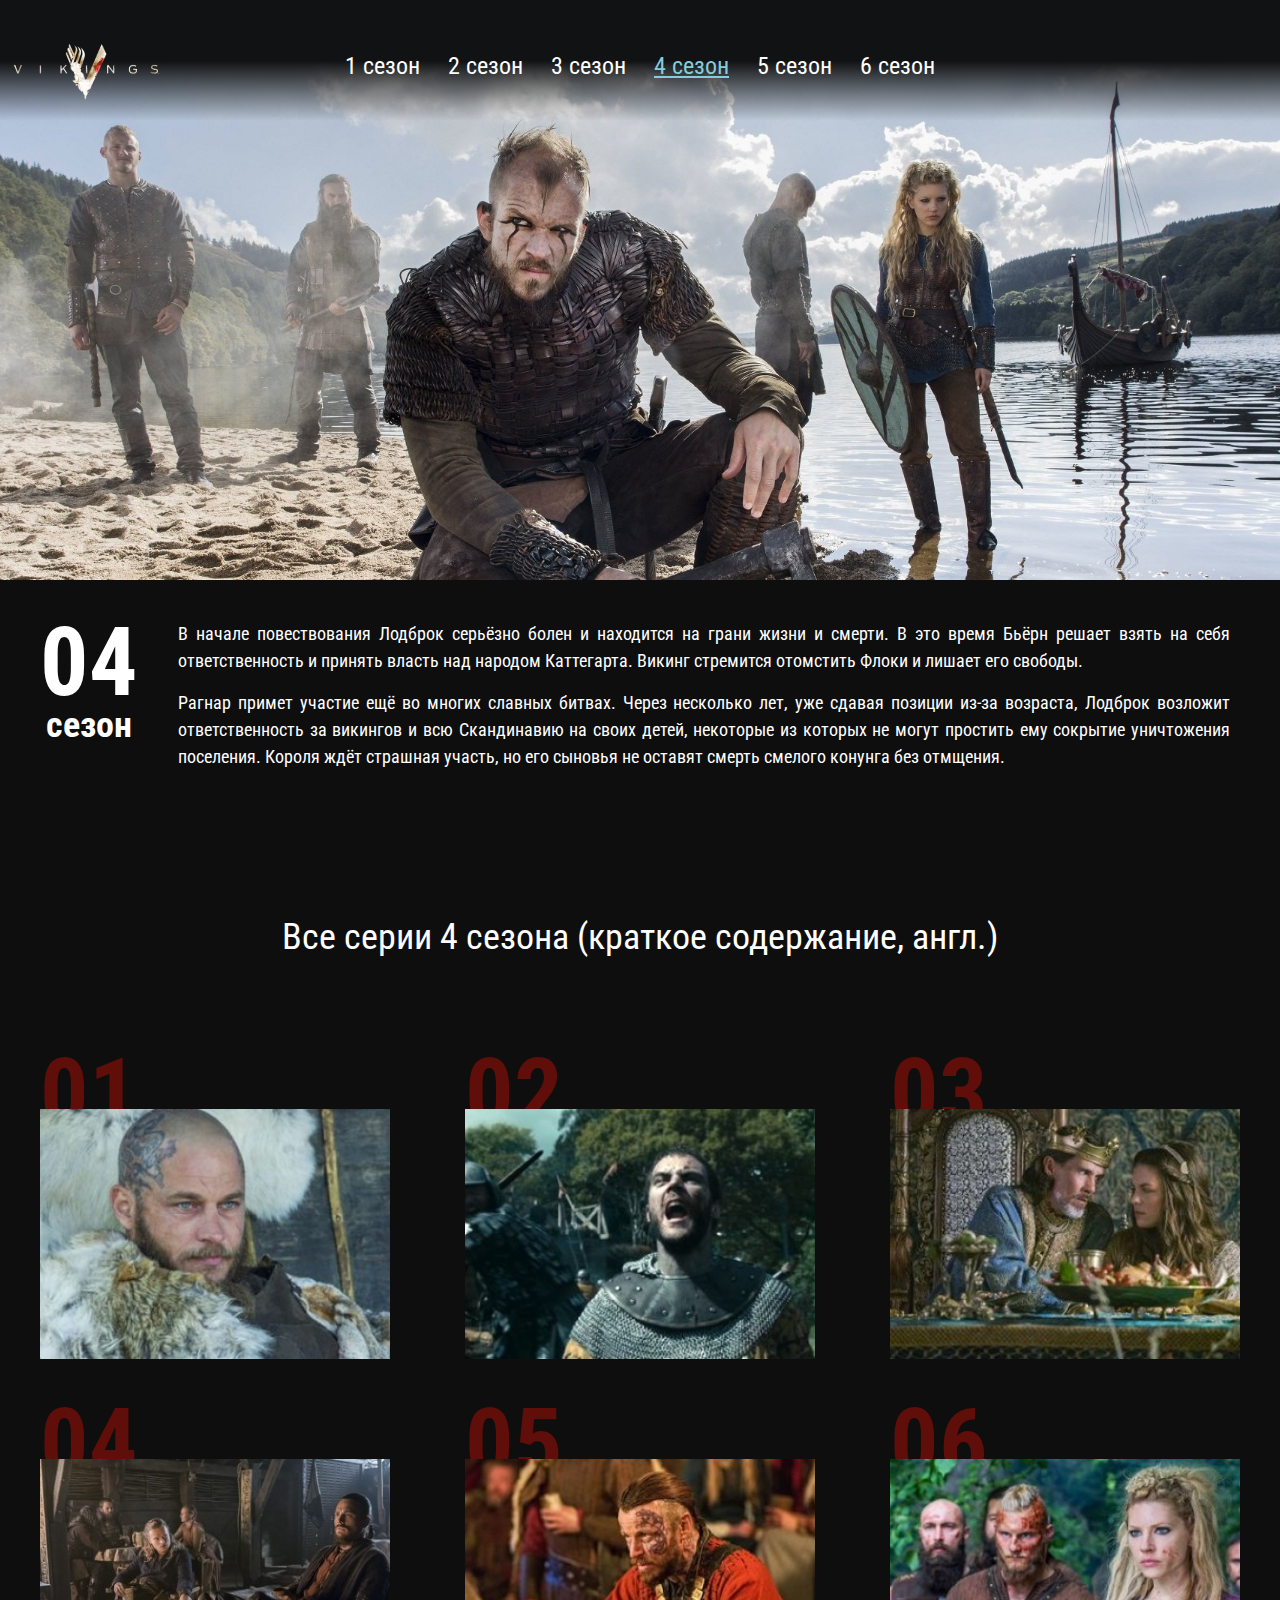
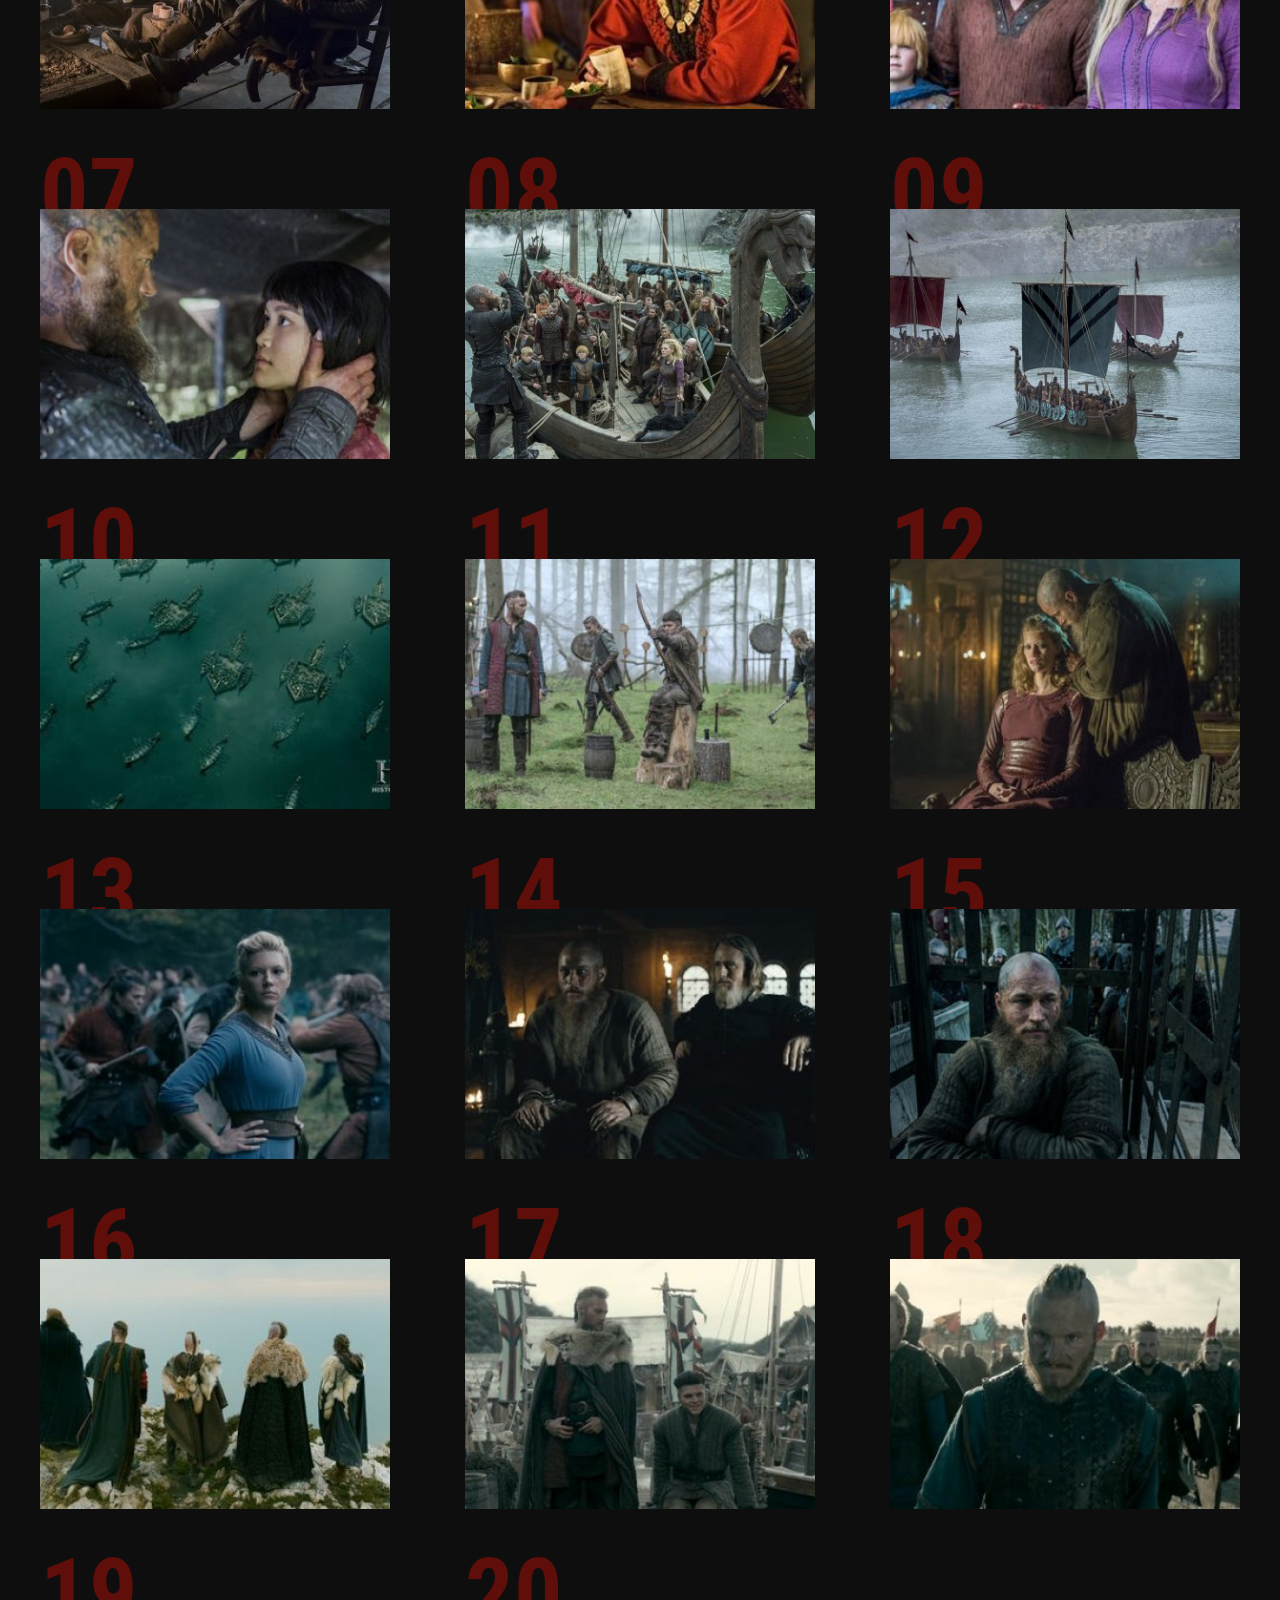
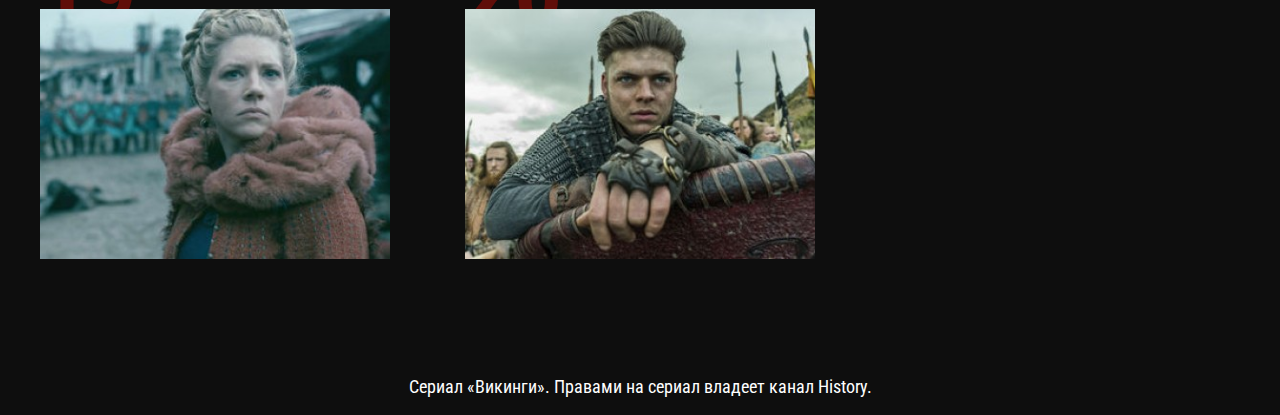
<file: season-4.html>
<!DOCTYPE html>
<html lang="ru">
<head>
	<meta charset="UTF-8">
	<meta name="viewport" content="width=device-width, initial-scale=1.0">
	<meta http-equiv="X-UA-Compatible" content="ie=edge">
	<title>Document</title>
	<link href="https://fonts.googleapis.com/css2?family=Roboto+Condensed:ital,wght@0,400;0,700;1,300&display=swap" rel="stylesheet">
	<link rel="stylesheet" href="css/reset.css">
	<link rel="stylesheet" href="css/jquery.fancybox.css">
	<link rel="stylesheet" href="css/style.css">
</head>
<body>
<header class="page-header__season-four">
	<nav class="menu">
		<button class="menu__btn">
			
		</button>
		<div class="menu__container">
		<a class="page-logo" href="index.html">
			<img src="img/page-logo.png" alt="logo">
		</a>
		<ul class="menu__list">
			<li class="menu__list-item">
				<a href="season-1.html"  class="menu__list-link ">1 сезон</a>
			</li>
			<li class="menu__list-item">
				<a href="season-2.html"  class="menu__list-link ">2 сезон</a>
			</li>
			<li class="menu__list-item">
				<a href="season-3.html"  class="menu__list-link">3 сезон</a>
			</li>
			<li class="menu__list-item">
				<a href="#"  class="menu__list-link  menu__list-link--active">4 сезон</a>
			</li>
			<li class="menu__list-item">
				<a href="season-5.html"  class="menu__list-link">5 сезон</a>
			</li>
			<li class="menu__list-item">
				<a href="season-6.html"  class="menu__list-link">6 сезон</a>
			</li>
		</ul>
		</div>
	</nav>
	<div class="season-info">
		<div class="season-info__num">
			04
			<span>сезон</span>
		</div>
		<div class="season-info__text">
			<p>
                В начале повествования Лодброк серьёзно болен и находится на грани жизни и смерти. В это время Бьёрн решает взять на себя ответственность и принять власть над народом Каттегарта. Викинг стремится отомстить Флоки и лишает его свободы.
				 
			</p>
			<p>
				Рагнар примет участие ещё во многих славных битвах. Через несколько лет, уже сдавая позиции из-за возраста, Лодброк возложит ответственность за викингов и всю Скандинавию на своих детей, некоторые из которых не могут простить ему сокрытие уничтожения поселения. Короля ждёт страшная участь, но его сыновья не оставят смерть смелого конунга без отмщения.
			</p>
		</div>
	</div>
</header>
<section class="seasons section-page">
	<div class="container">
		<h3 class="title">
			Все серии 4 сезона (краткое содержание, англ.)
		</h3>
		<ol class="seasons__inner">
			<li class="seasons__item" style="background-image: url('img/season_4-1.png');">
				<a href="https://www.youtube.com/watch?v=T_kQsiKD9pA&t=66s?autoplay=0" data-fancybox="gallery" class="seasons__link">Смотреть</a>
			</li>
			<li class="seasons__item" style="background-image: url('img/season_4-2.png');">
				<a href="https://www.youtube.com/watch?v=9xh_TEQa24U?autoplay=0" data-fancybox="gallery" class="seasons__link">Смотреть</a>
			</li>
			<li class="seasons__item" style="background-image: url('img/season_4-3.png');">
				<a href="https://www.youtube.com/watch?v=AIlf6pFSSso?autoplay=0" data-fancybox="gallery" class="seasons__link">Смотреть</a>
			</li>
			<li class="seasons__item" style="background-image: url('img/season_4-4.png');">
				<a href="https://www.youtube.com/watch?v=jM6qqQQkTxs?autoplay=0" data-fancybox="gallery" class="seasons__link">Смотреть</a>
			</li>
			<li class="seasons__item" style="background-image: url('img/season_4-5.png');">
				<a href="https://www.youtube.com/watch?v=PJ9zprOpZ7Y?autoplay=0" data-fancybox="gallery" class="seasons__link">Смотреть</a>
			</li>
			<li class="seasons__item" style="background-image: url('img/season_4-6.png');">
				<a href="https://www.youtube.com/watch?v=zU8D7PzoIOw?autoplay=0" data-fancybox="gallery" class="seasons__link">Смотреть</a>
			</li>
			<li class="seasons__item" style="background-image: url('img/season_4-7.png');">
				<a href="https://www.youtube.com/watch?v=wyPzXOd_7g8?autoplay=0" data-fancybox="gallery" class="seasons__link">Смотреть</a>
			</li>
			<li class="seasons__item" style="background-image: url('img/season_4-8.png');">
				<a href="https://www.youtube.com/watch?v=gcz6TdzKSmk?autoplay=0" data-fancybox="gallery" class="seasons__link">Смотреть</a>
			</li>
			<li class="seasons__item" style="background-image: url('img/season_4-9.png');">
				<a href="https://www.youtube.com/watch?v=dqQGxnvl-58?autoplay=0" data-fancybox="gallery" class="seasons__link">Смотреть</a>
            </li>
            <li class="seasons__item" style="background-image: url('img/season_4-10.png');">
				<a href="https://www.youtube.com/watch?v=C1UmpDYR2ic?autoplay=0" data-fancybox="gallery" class="seasons__link">Смотреть</a>
            </li>
            <li class="seasons__item" style="background-image: url('img/season_4-11.png');">
				<a href="https://www.youtube.com/watch?v=Wxl7Bj0Y-hk?autoplay=0" data-fancybox="gallery" class="seasons__link">Смотреть</a>
            </li>
            <li class="seasons__item" style="background-image: url('img/season_4-12.png');">
				<a href="https://www.youtube.com/watch?v=pl3ymIbTeYs?autoplay=0" data-fancybox="gallery" class="seasons__link">Смотреть</a>
            </li>
            <li class="seasons__item" style="background-image: url('img/season_4-13.png');">
				<a href="https://www.youtube.com/watch?v=JNAitqheYFw?autoplay=0" data-fancybox="gallery" class="seasons__link">Смотреть</a>
            </li>
            <li class="seasons__item" style="background-image: url('img/season_4-14.png');">
				<a href="https://www.youtube.com/watch?v=P1zei3nv4Hg?autoplay=0" data-fancybox="gallery" class="seasons__link">Смотреть</a>
            </li>
            <li class="seasons__item" style="background-image: url('img/season_4-15.png');">
				<a href="https://www.youtube.com/watch?v=mox69_FBKPo?autoplay=0" data-fancybox="gallery" class="seasons__link">Смотреть</a>
            </li>
            <li class="seasons__item" style="background-image: url('img/season_4-16.png');">
				<a href="https://www.youtube.com/watch?v=peqiFeDDh9Q?autoplay=0" data-fancybox="gallery" class="seasons__link">Смотреть</a>
            </li>
            <li class="seasons__item" style="background-image: url('img/season_4-17.png');">
				<a href="https://www.youtube.com/watch?v=PiCrsb4NLoM?autoplay=0" data-fancybox="gallery" class="seasons__link">Смотреть</a>
            </li>
            <li class="seasons__item" style="background-image: url('img/season_4-18.png');">
				<a href="https://www.youtube.com/watch?v=HIARF8om91w?autoplay=0" data-fancybox="gallery" class="seasons__link">Смотреть</a>
            </li>
            <li class="seasons__item" style="background-image: url('img/season_4-19.png');">
				<a href="https://www.youtube.com/watch?v=RXQ_9qmpo_k?autoplay=0" data-fancybox="gallery" class="seasons__link">Смотреть</a>
            </li>
            <li class="seasons__item" style="background-image: url('img/season_4-20.png');">
				<a href="https://www.youtube.com/watch?v=EEwov1-Efrk?autoplay=0" data-fancybox="gallery" class="seasons__link">Смотреть</a>
			</li>
		</ol>
	</div>
</section>
<footer class="footer">
	<div class="container">
		<p class="copy">Сериал «Викинги». Правами на сериал владеет канал History.</p>
	</div>
</footer>
	<script src="https://ajax.googleapis.com/ajax/libs/jquery/3.4.1/jquery.min.js"></script>
	<script src="js/jquery.fancybox.min.js"></script>
	<script src="js/main.js"></script>
</body>
</html>
</file>
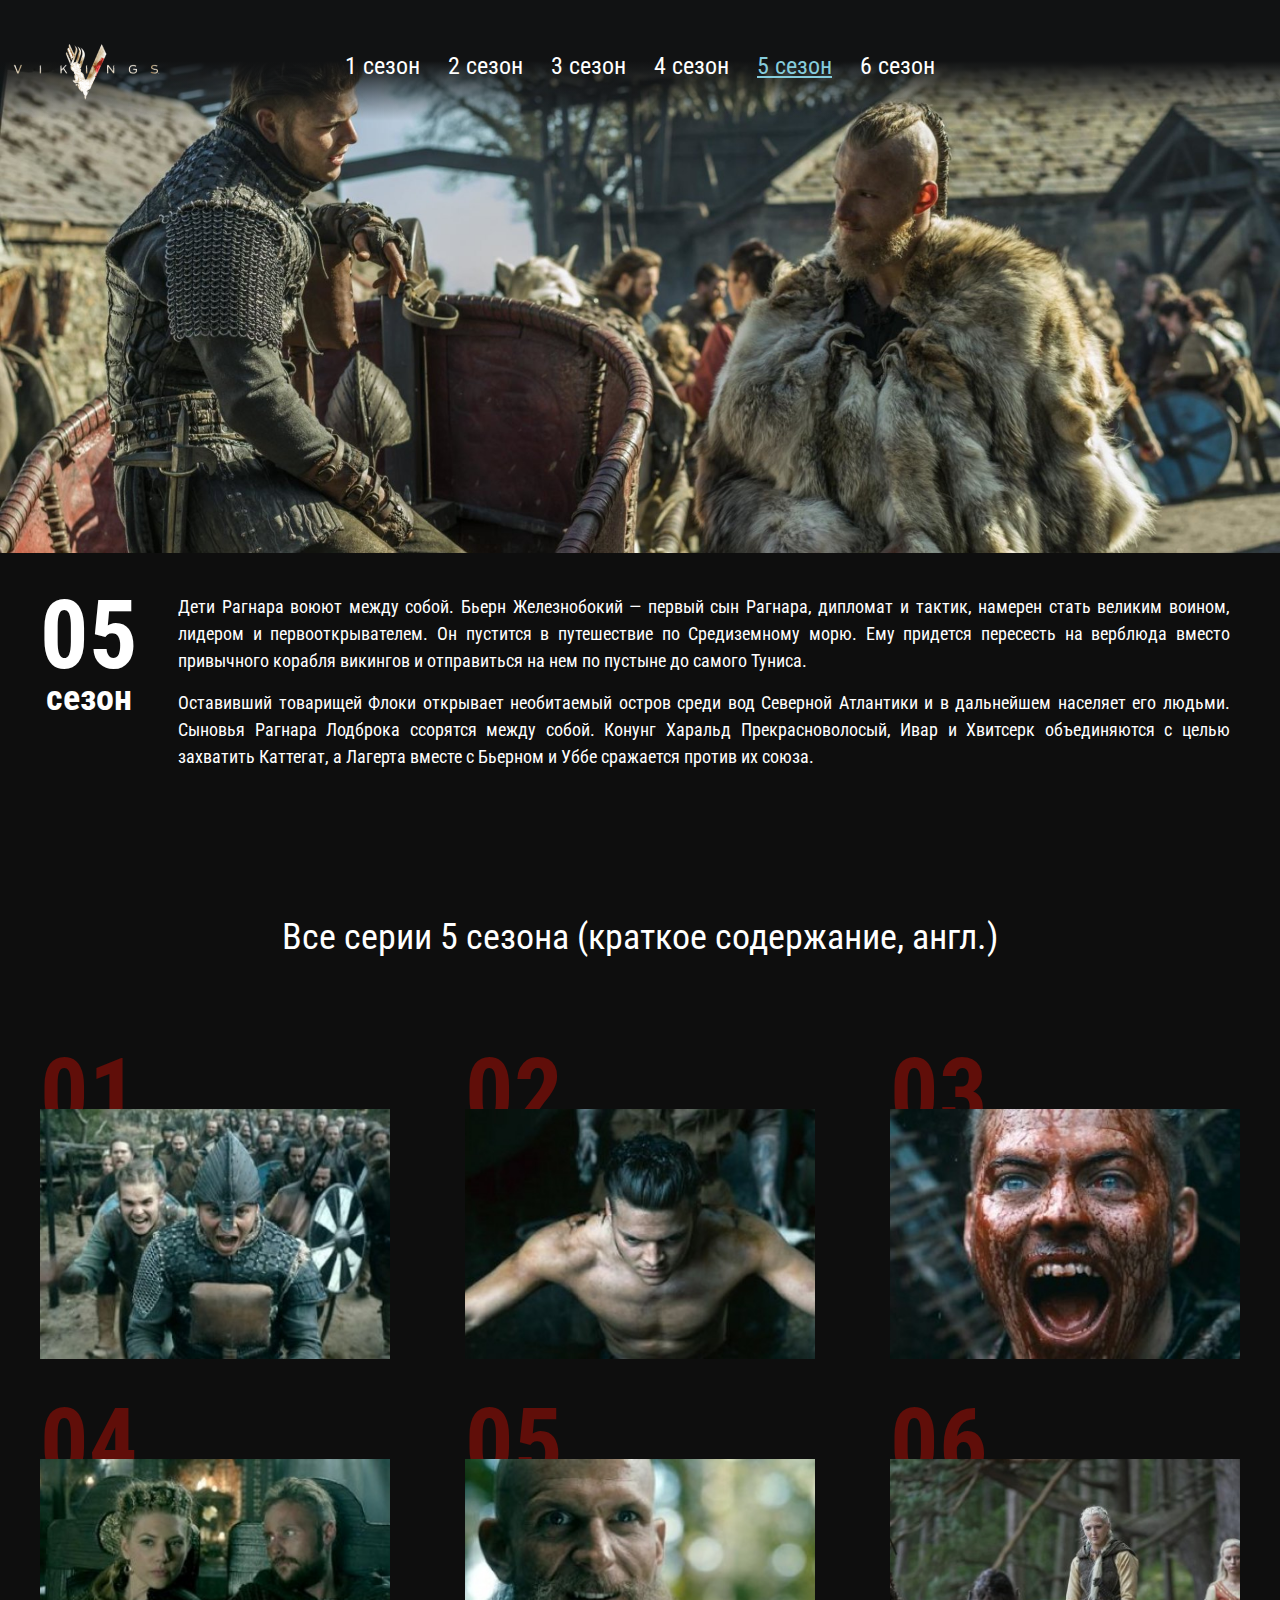
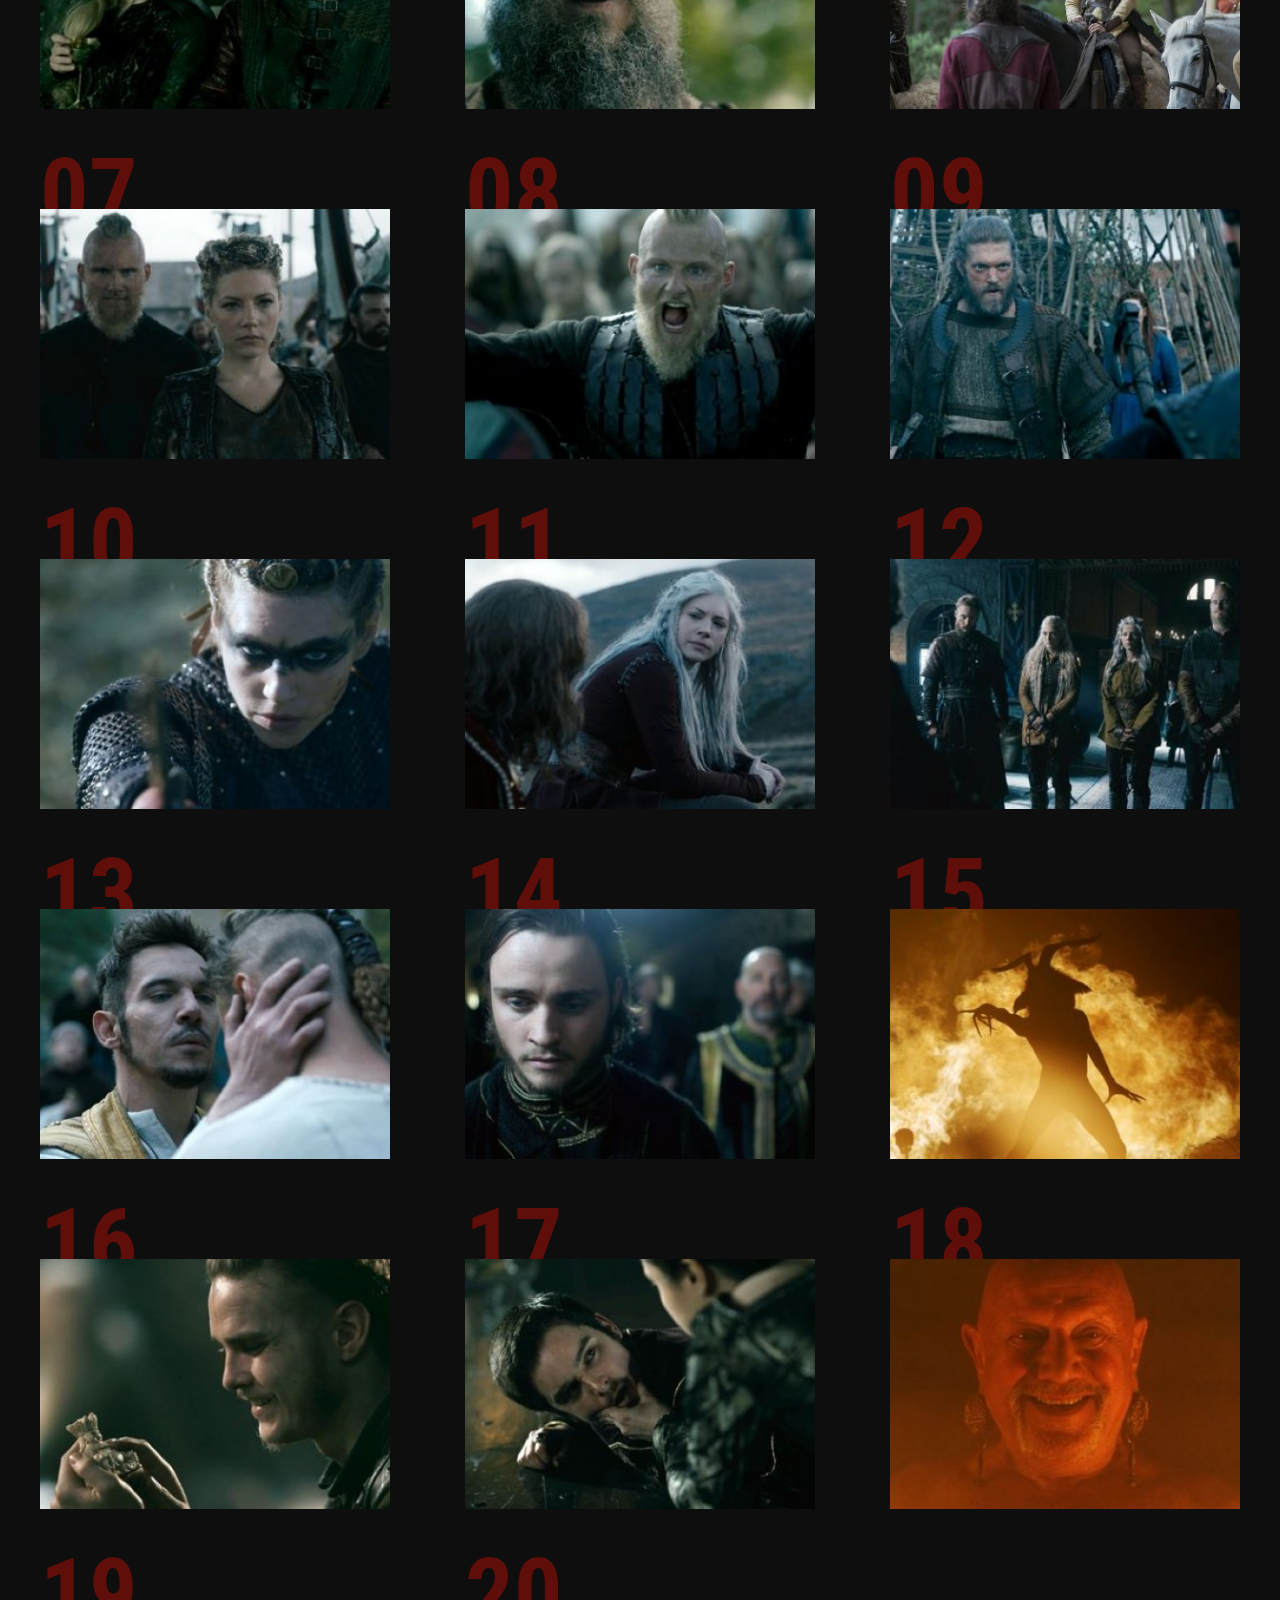
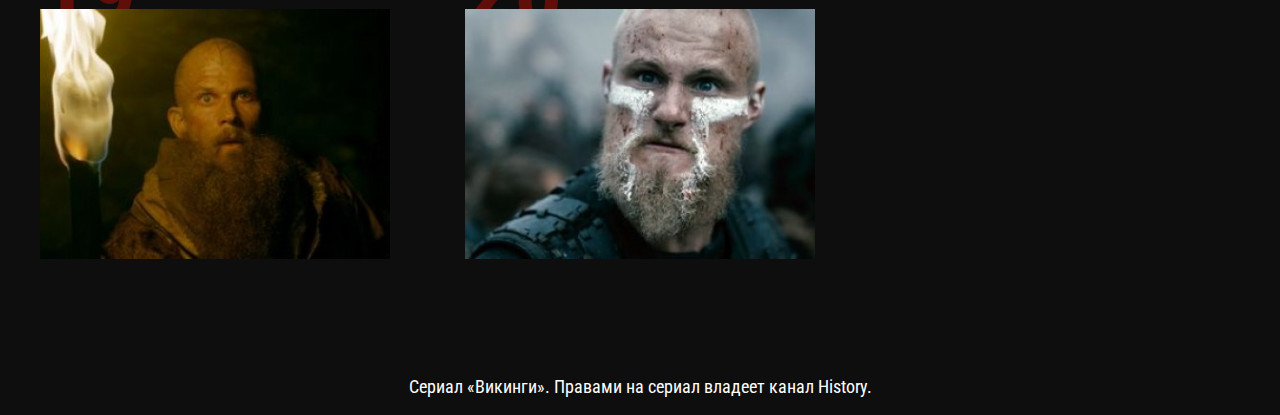
<file: season-5.html>
<!DOCTYPE html>
<html lang="ru">
<head>
	<meta charset="UTF-8">
	<meta name="viewport" content="width=device-width, initial-scale=1.0">
	<meta http-equiv="X-UA-Compatible" content="ie=edge">
	<title>Document</title>
	<link href="https://fonts.googleapis.com/css2?family=Roboto+Condensed:ital,wght@0,400;0,700;1,300&display=swap" rel="stylesheet">
	<link rel="stylesheet" href="css/reset.css">
	<link rel="stylesheet" href="css/jquery.fancybox.css">
	<link rel="stylesheet" href="css/style.css">
</head>
<body>
<header class="page-header__season-five">
	<nav class="menu">
		<div class="menu__container">
		<a class="page-logo" href="index.html">
			<img src="img/page-logo.png" alt="logo">
		</a>
		<ul class="menu__list">
			<li class="menu__list-item">
				<a href="season-1.html"  class="menu__list-link ">1 сезон</a>
			</li>
			<li class="menu__list-item">
				<a href="season-2.html"  class="menu__list-link ">2 сезон</a>
			</li>
			<li class="menu__list-item">
				<a href="season-3.html"  class="menu__list-link">3 сезон</a>
			</li>
			<li class="menu__list-item">
				<a href="season-4.html"  class="menu__list-link">4 сезон</a>
			</li>
			<li class="menu__list-item">
				<a href="#"  class="menu__list-link menu__list-link--active">5 сезон</a>
			</li>
			<li class="menu__list-item">
				<a href="season-6.html"  class="menu__list-link">6 сезон</a>
			</li>
		</ul>
		</div>
	</nav>
	<div class="season-info">
		<div class="season-info__num">
			05
			<span>сезон</span>
		</div>
		<div class="season-info__text">
			<p>
				 Дети Рагнара воюют между собой. Бьерн Железнобокий — первый сын Рагнара, дипломат и тактик, намерен стать великим воином, лидером и первооткрывателем. Он пустится в путешествие по Средиземному морю. Ему придется пересесть на верблюда вместо привычного корабля викингов и отправиться на нем по пустыне до самого Туниса.
			</p>
			<p>
			Оставивший товарищей Флоки открывает необитаемый остров среди вод Северной Атлантики и в дальнейшем населяет его людьми. Сыновья Рагнара Лодброка ссорятся между собой. Конунг Харальд Прекрасноволосый, Ивар и Хвитсерк объединяются с целью захватить Каттегат, а Лагерта вместе с Бьерном и Уббе сражается против их союза.
			</p>
		</div>
	</div>
</header>
<section class="seasons section-page">
	<div class="container">
		<h3 class="title">
			Все серии 5 сезона (краткое содержание, англ.)
		</h3>
		<ol class="seasons__inner">
			<li class="seasons__item" style="background-image: url('img/season_5-1.png');">
				<a href="https://www.youtube.com/watch?v=_9ArduxprA8?autoplay=0" data-fancybox="gallery" class="seasons__link">Смотреть</a>
			</li>
			<li class="seasons__item" style="background-image: url('img/season_5-2.png');">
				<a href="https://www.youtube.com/watch?v=v6emjskrFb4?autoplay=0" data-fancybox="gallery" class="seasons__link">Смотреть</a>
			</li>
			<li class="seasons__item" style="background-image: url('img/season_5-3.png');">
				<a href="https://www.youtube.com/watch?v=KbJFvPdLO2k?autoplay=0" data-fancybox="gallery" class="seasons__link">Смотреть</a>
			</li>
			<li class="seasons__item" style="background-image: url('img/season_5-4.png');">
				<a href="https://www.youtube.com/watch?v=Zo4HXW2wYfs?autoplay=0" data-fancybox="gallery" class="seasons__link">Смотреть</a>
			</li>
			<li class="seasons__item" style="background-image: url('img/season_5-5.png');">
				<a href="?autoplay=0" data-fancybox="gallery" class="seasons__link">Смотреть</a>
			</li>
			<li class="seasons__item" style="background-image: url('img/season_5-6.png');">
				<a href="?autoplay=0" data-fancybox="gallery" class="seasons__link">Смотреть</a>
			</li>
			<li class="seasons__item" style="background-image: url('img/season_5-7.png');">
				<a href="https://www.youtube.com/watch?v=EID18wFiCTk?autoplay=0" data-fancybox="gallery" class="seasons__link">Смотреть</a>
			</li>
			<li class="seasons__item" style="background-image: url('img/season_5-8.png');">
				<a href="https://www.youtube.com/watch?v=ZNdDOqokh4Y?autoplay=0" data-fancybox="gallery" class="seasons__link">Смотреть</a>
			</li>
			<li class="seasons__item" style="background-image: url('img/season_5-9.png');">
				<a href="https://www.youtube.com/watch?v=KerSctSI7Og?autoplay=0" data-fancybox="gallery" class="seasons__link">Смотреть</a>
            </li>
            <li class="seasons__item" style="background-image: url('img/season_5-10.png');">
				<a href="https://www.youtube.com/watch?v=4qluJDkTCUI?autoplay=0" data-fancybox="gallery" class="seasons__link">Смотреть</a>
            </li>
            <li class="seasons__item" style="background-image: url('img/season_5-11.png');">
				<a href="https://www.youtube.com/watch?v=UATOzVGW6-U?autoplay=0" data-fancybox="gallery" class="seasons__link">Смотреть</a>
            </li>
            <li class="seasons__item" style="background-image: url('img/season_5-12.png');">
				<a href="https://www.youtube.com/watch?v=3to5x8ZRxLU?autoplay=0" data-fancybox="gallery" class="seasons__link">Смотреть</a>
            </li>
            <li class="seasons__item" style="background-image: url('img/season_5-13.png');">
				<a href="https://www.youtube.com/watch?v=_y8BU7zJOlc?autoplay=0" data-fancybox="gallery" class="seasons__link">Смотреть</a>
            </li>
            <li class="seasons__item" style="background-image: url('img/season_5-14.png');">
				<a href="https://www.youtube.com/watch?v=fp2qB398tTY&t=21s?autoplay=0" data-fancybox="gallery" class="seasons__link">Смотреть</a>
            </li>
            <li class="seasons__item" style="background-image: url('img/season_5-15.png');">
				<a href="https://www.youtube.com/watch?v=gR2KaS6N_YY?autoplay=0" data-fancybox="gallery" class="seasons__link">Смотреть</a>
            </li>
            <li class="seasons__item" style="background-image: url('img/season_5-16.png');">
				<a href="https://www.youtube.com/watch?v=mCaRxOVBMSY?autoplay=0" data-fancybox="gallery" class="seasons__link">Смотреть</a>
            </li>
            <li class="seasons__item" style="background-image: url('img/season_5-17.png');">
				<a href="https://www.youtube.com/watch?v=TXtoBqmSoC4?autoplay=0" data-fancybox="gallery" class="seasons__link">Смотреть</a>
            </li>
            <li class="seasons__item" style="background-image: url('img/season_5-18.png');">
				<a href="https://www.youtube.com/watch?v=720C2HKP4K8?autoplay=0" data-fancybox="gallery" class="seasons__link">Смотреть</a>
            </li>
            <li class="seasons__item" style="background-image: url('img/season_5-19.png');">
				<a href="https://www.youtube.com/watch?v=ikH_QQL8go4?autoplay=0" data-fancybox="gallery" class="seasons__link">Смотреть</a>
            </li>
            <li class="seasons__item" style="background-image: url('img/season_5-20.png');">
				<a href="https://www.youtube.com/watch?v=QxooodI-mVQ?autoplay=0" data-fancybox="gallery" class="seasons__link">Смотреть</a>
			</li>
		</ol>
	</div>
</section>
<footer class="footer">
	<div class="container">
		<p class="copy">Сериал «Викинги». Правами на сериал владеет канал History.</p>
	</div>
</footer>
	<script src="https://ajax.googleapis.com/ajax/libs/jquery/3.4.1/jquery.min.js"></script>
	<script src="js/jquery.fancybox.min.js"></script>
	<script src="js/main.js"></script>
</body>
</html>
</file>
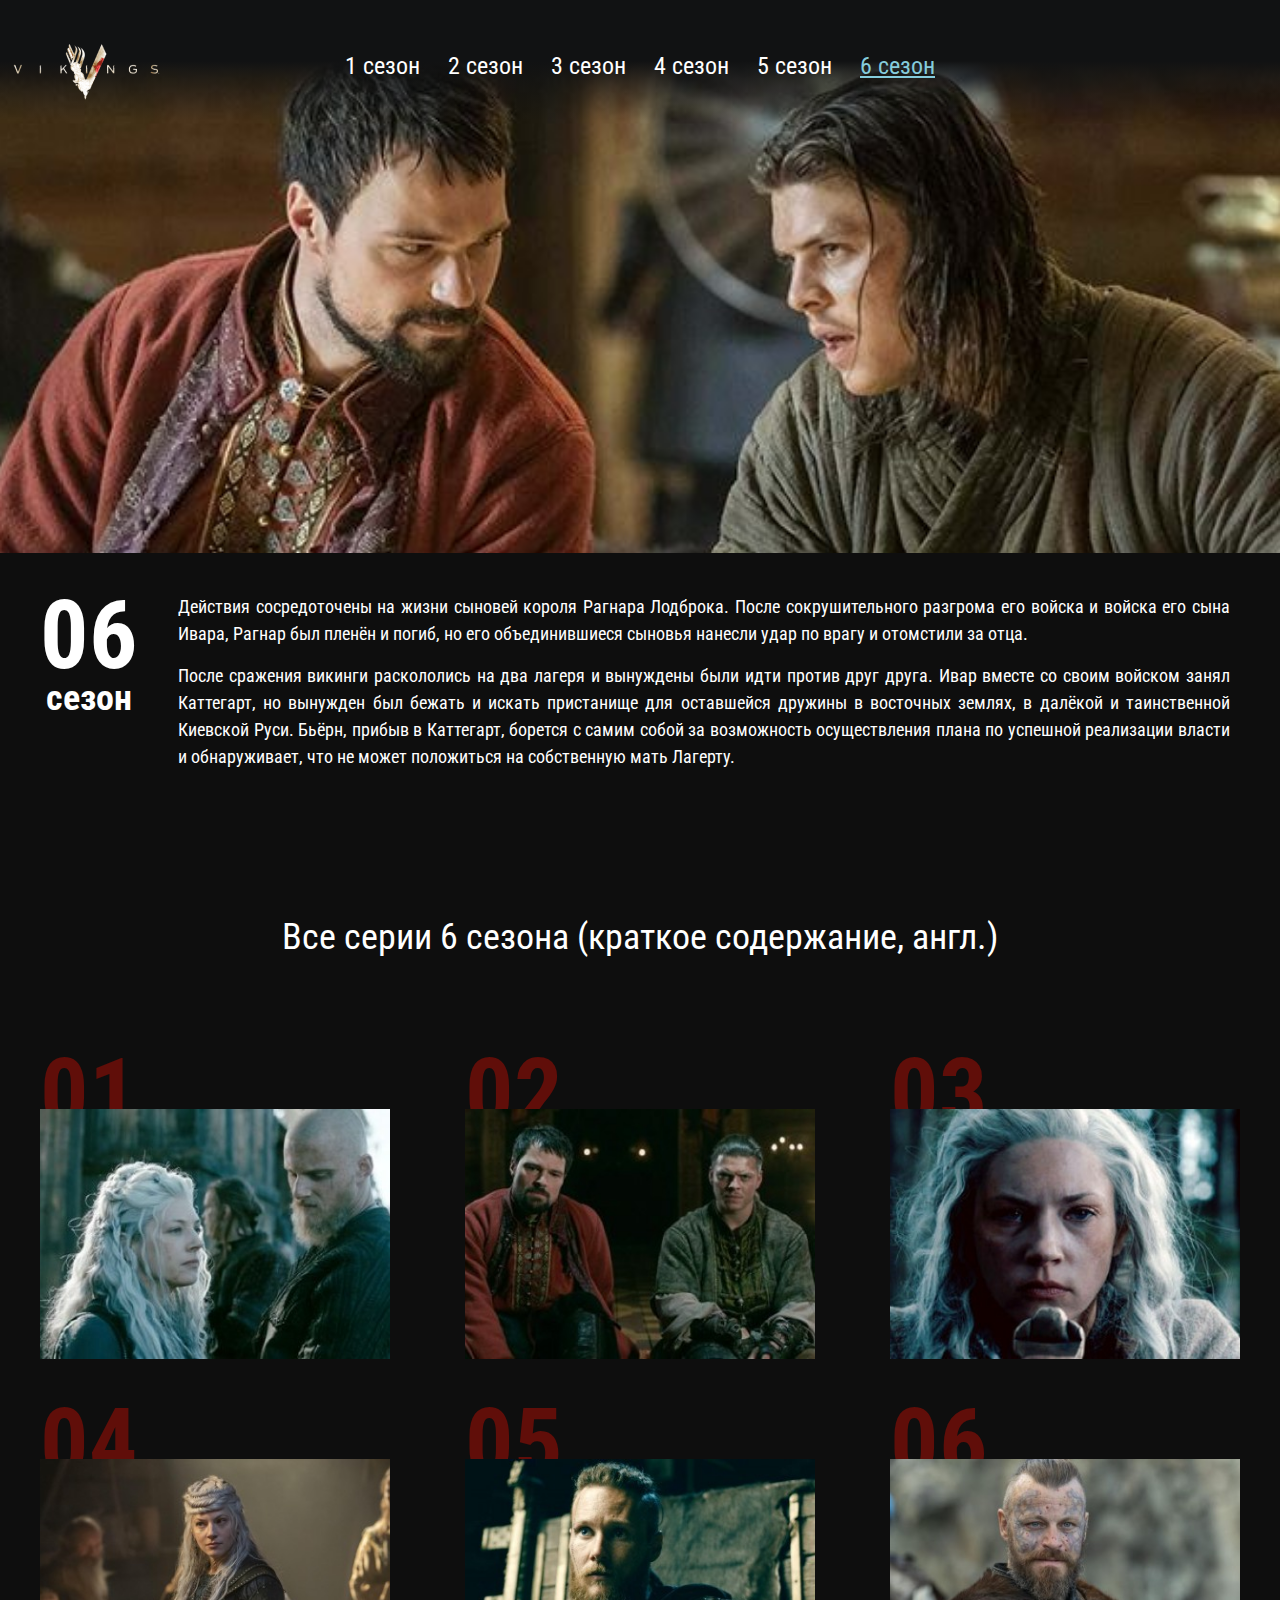
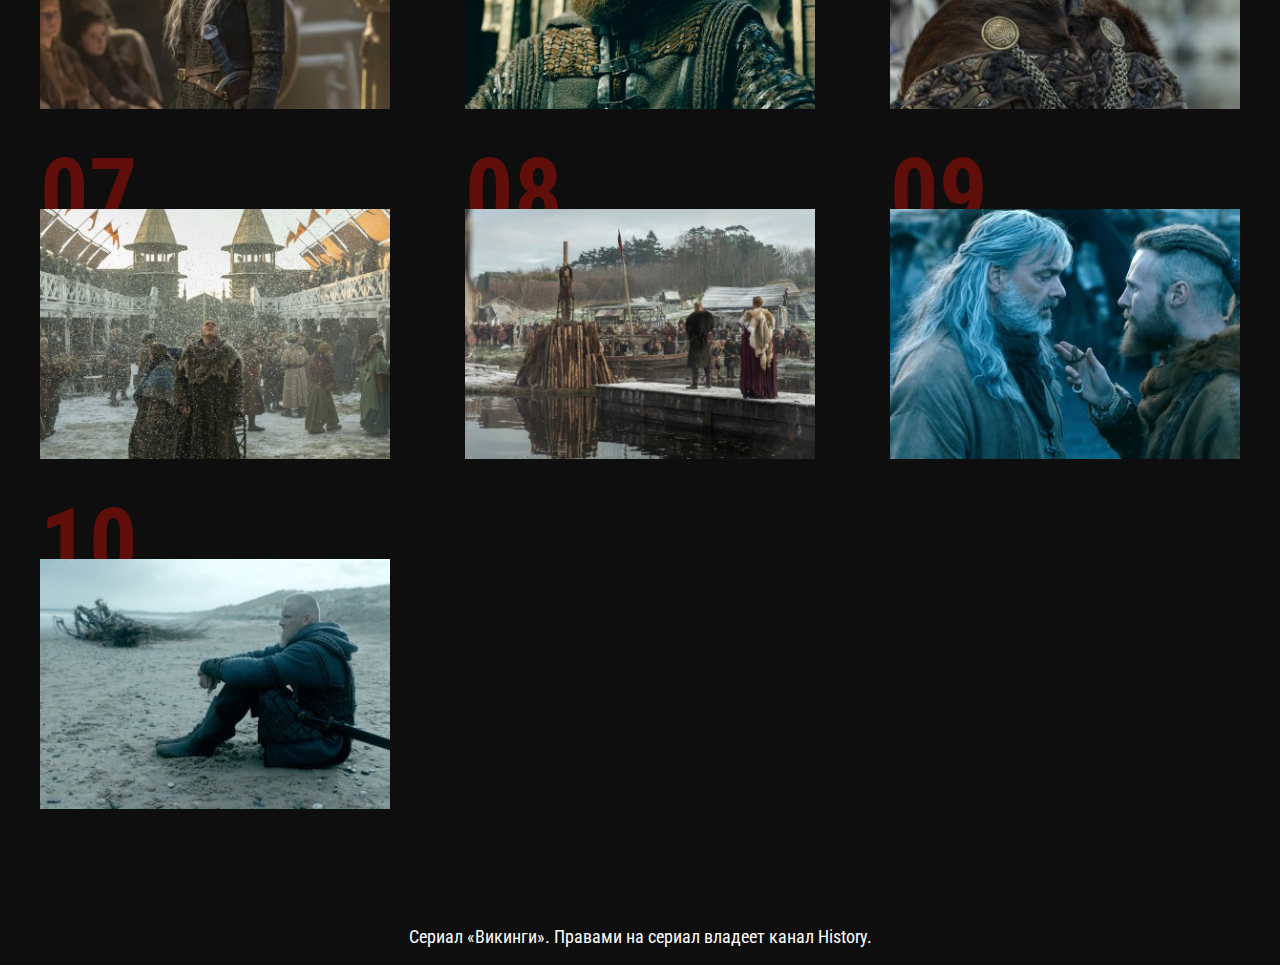
<file: season-6.html>
<!DOCTYPE html>
<html lang="ru">
<head>
	<meta charset="UTF-8">
	<meta name="viewport" content="width=device-width, initial-scale=1.0">
	<meta http-equiv="X-UA-Compatible" content="ie=edge">
	<title>Document</title>
	<link href="https://fonts.googleapis.com/css2?family=Roboto+Condensed:ital,wght@0,400;0,700;1,300&display=swap" rel="stylesheet">
	<link rel="stylesheet" href="css/reset.css">
	<link rel="stylesheet" href="css/jquery.fancybox.css">
	<link rel="stylesheet" href="css/style.css">
</head>
<body>
<header class="page-header__season-six">
	<nav class="menu">
		<div class="menu__container">
		<a class="page-logo" href="index.html">
			<img src="img/page-logo.png" alt="logo">
		</a>
		<ul class="menu__list">
			<li class="menu__list-item">
				<a href="season-1.html"  class="menu__list-link ">1 сезон</a>
			</li>
			<li class="menu__list-item">
				<a href="season-2.html"  class="menu__list-link">2 сезон</a>
			</li>
			<li class="menu__list-item">
				<a href="season-3.html"  class="menu__list-link">3 сезон</a>
			</li>
			<li class="menu__list-item">
				<a href="season-4.html"  class="menu__list-link">4 сезон</a>
			</li>
			<li class="menu__list-item">
				<a href="season-5.html"  class="menu__list-link">5 сезон</a>
			</li>
			<li class="menu__list-item">
				<a href="#"  class="menu__list-link  menu__list-link--active">6 сезон</a>
			</li>
		</ul>
		</div>
	</nav>
	<div class="season-info">
		<div class="season-info__num">
			06
			<span>сезон</span>
		</div>
		<div class="season-info__text">
			<p>
				Действия сосредоточены на жизни сыновей короля Рагнара Лодброка. После сокрушительного разгрома его войска и войска его сына Ивара, Рагнар был пленён и погиб, но его объединившиеся сыновья нанесли удар по врагу и отомстили за отца.
			</p>
			<p>
                После сражения викинги раскололись на два лагеря и вынуждены были идти против друг друга. Ивар вместе со своим войском занял Каттегарт, но вынужден был бежать и искать пристанище для оставшейся дружины в восточных землях, в далёкой и таинственной Киевской Руси.
                Бьёрн, прибыв в Каттегарт, борется с самим собой за возможность осуществления плана по успешной реализации власти и обнаруживает, что не может положиться на собственную мать Лагерту.
			</p>
		</div>
	</div>
</header>
<section class="seasons section-page">
	<div class="container">
		<h3 class="title">
			Все серии 6 сезона (краткое содержание, англ.)
		</h3>
		<ol class="seasons__inner">
			<li class="seasons__item" style="background-image: url('img/season_6-1.png');">
				<a href="?autoplay=0" data-fancybox="gallery" class="seasons__link">Смотреть</a>
			</li>
			<li class="seasons__item" style="background-image: url('img/season_6-2.png');">
				<a href="?autoplay=0" data-fancybox="gallery" class="seasons__link">Смотреть</a>
			</li>
			<li class="seasons__item" style="background-image: url('img/season_6-3.png');">
				<a href="?autoplay=0" data-fancybox="gallery" class="seasons__link">Смотреть</a>
			</li>
			<li class="seasons__item" style="background-image: url('img/season_6-4.png');">
				<a href="?autoplay=0" data-fancybox="gallery" class="seasons__link">Смотреть</a>
			</li>
			<li class="seasons__item" style="background-image: url('img/season_6-5.png');">
				<a href="?autoplay=0" data-fancybox="gallery" class="seasons__link">Смотреть</a>
			</li>
			<li class="seasons__item" style="background-image: url('img/season_6-6.png');">
				<a href="?autoplay=0" data-fancybox="gallery" class="seasons__link">Смотреть</a>
			</li>
			<li class="seasons__item" style="background-image: url('img/season_6-7.png');">
				<a href="?autoplay=0" data-fancybox="gallery" class="seasons__link">Смотреть</a>
			</li>
			<li class="seasons__item" style="background-image: url('img/season_6-8.png');">
				<a href="?autoplay=0" data-fancybox="gallery" class="seasons__link">Смотреть</a>
			</li>
			<li class="seasons__item" style="background-image: url('img/season_6-9.png');">
				<a href="?autoplay=0" data-fancybox="gallery" class="seasons__link">Смотреть</a>
            </li>
            <li class="seasons__item" style="background-image: url('img/season_6-10.png');">
				<a href="?autoplay=0" data-fancybox="gallery" class="seasons__link">Смотреть</a>
			</li>
		</ol>
	</div>
</section>
<footer class="footer">
	<div class="container">
		<p class="copy">Сериал «Викинги». Правами на сериал владеет канал History.</p>
	</div>
</footer>
	<script src="https://ajax.googleapis.com/ajax/libs/jquery/3.4.1/jquery.min.js"></script>
	<script src="js/jquery.fancybox.min.js"></script>
	<script src="js/main.js"></script>
</body>
</html>
</file>
<file: css/style.css>
* {
    box-sizing: border-box;
}

body {
    background-color: #0e0e0e;
    color: #fff;
    font-weight: 400;
    font-family: 'Roboto Condensed',
        sans-serif;
    font-size: 18px;
    line-height: 1.5em;
}

ul {
    list-style: none;
}

a {
    color: inherit;
    text-decoration: none;
}

.container {
    max-width: 1220px;
    padding: 0 10px;
    margin: 0 auto;
}

.section-page {
    padding: 100px 0;
}

.title {
    text-align: center;
    margin-bottom: 100px;
    font-size: 36px;
    line-height: 1.5em;
    font-weight: 400;
}

.header {
    background-image: url('../img/2950659.jpg');
    height: 100vh;
    background-repeat: no-repeat;
    background-size: cover;
    background-position: 50% 50px;
    text-align: center;
    position: relative;
}

.header::after {
    content: '';
    position: absolute;
    height: 70px;
    width: 100%;
    left: 0;
    bottom: 0;
    background: linear-gradient(180deg, #0E0E0E 0%, rgba(17, 17, 17, 0.850295) 16.53%, rgba(32, 31, 33, 0) 100%);
    transform: rotate(180deg);
}

.menu {
    position: relative;
    padding: 50px 0 58px 0;
    background: linear-gradient(180deg, #111213 0%, #111213 43.62%, rgba(32, 31, 33, 0) 86.33%);
}

.menu__btn {
    display: none;
}

.menu__list {
    display: flex;
    justify-content: center;
}

.menu__list-item {
    padding: 0 14px;
}

.menu__list-link {
    font-size: 36px;
    line-height: 42px;
}

.menu__list-link:hover,
.menu__list-link--active {
    color: #85ccdc;
    text-decoration: underline;
}

.logo {
    padding-top: 17vh;
}

.about__inner {
    display: flex;
}

.about__info {
    width: 375px;
    margin-right: 50px;
    flex: none;
}

.about__info-item {
    margin-bottom: 25px;
    color: #e5e5e5;
}

.about__info-item span {
    display: block;
}

.about__text p {
    margin-bottom: 25px;
    text-align: justify;
}

.video {
    background-image: url('../img/thumb-1920-691823.jpg');
    height: 100vh;
    background-size: cover;
    background-position: center center;
    background-repeat: no-repeat;
    text-align: right;
}

.video__text {
    font-style: italic;
    font-weight: 300;
    font-size: 72px;
    line-height: 84px;
    color: #85CCDC;
    padding-top: 45vh;
    margin-bottom: 40px;
}

.video__text span {
    display: block;
    padding-right: 280px;
}

.video__btn {
    padding-left: 112px;
    position: relative;
    margin-right: 230px;
}

.video__btn::before {
    content: '';
    position: absolute;
    height: 100px;
    width: 100px;
    left: 0;
    background-image: url('../img/youtube 1 1.svg');
    top: -40px;
}

.seasons__inner {
    display: grid;
    /* grid-template-columns: 1fr 1fr 1fr; */
    grid-template-columns: repeat(auto-fill, minmax(284px, 1fr));
    grid-gap: 100px 75px;
    counter-reset: counter;
    padding-top: 45px;
}

.seasons__item {
    /* width: 350px; */
    height: 250px;
    background-repeat: no-repeat;
    background-position: center center;
    background-size: cover;
    list-style-type: none;
    position: relative;
    display: flex;
    justify-content: center;
    align-items: center;
}

.seasons__item:hover .seasons__link {
    opacity: 1;
}

.seasons__item::before {
    content: '0'counter(counter);
    counter-increment: counter;
    position: absolute;
    font-weight: bold;
    font-size: 96px;
    line-height: 112px;
    color: #600E09;
    left: 0;
    top: -72px;
    z-index: -1;
}

.seasons__item:nth-child(n+10)::before {
    content: counter(counter);
}

.seasons__item:hover::after {
    content: '';
    position: absolute;
    top: 0;
    left: 0;
    right: 0;
    bottom: 0;
    background: rgba(14, 14, 14, 0.8);
    transition: all .3s;
}

.seasons__link {
    font-size: 36px;
    line-height: 1.5em;
    padding: 5px 60px 5px;
    background-color: #0e0e0e;
    opacity: 0;
    transition: all .3s;
    z-index: 2;
}

.heroes__inner {
    display: flex;
    justify-content: space-between;
}

.heroes__slider-img {
    max-width: 775px;
}

.heroes__slider-text {
    max-width: 350px;
    text-align: justify;
}

.slick-btn {
    position: absolute;
    top: 50%;
    transform: translateY(-50%);
    border: none;
    cursor: pointer;
    background-color: transparent;
    z-index: 5;
}

.slick-prev {
    left: 38px;
}

.slick-next {
    right: 38px;
}

.heroes__name {
    font-style: italic;
    font-weight: 300;
    font-size: 60px;
    line-height: 70px;
    color: #85CCDC;
    margin-bottom: 40px;
}

.heroes__text p {
    margin-bottom: 15px;
}

.copy {
    padding: 14px 0 15px;
    text-align: center;
}

/* season-1 */

.page-header {
    background-image: url('../img/season-1bg.jpg');
    background-repeat: no-repeat;
    background-position: center center;
    background-size: cover;
    height: 90vh;
    position: relative;
}

.menu__container {
    max-width: 1385px;
    margin: 0 auto;
    position: relative;
}

.page-logo {
    position: absolute;
    left: 0;
}

.season-info {
    position: absolute;
    max-width: 1385px;
    display: flex;
    padding: 40px;
    padding-right: 50px;
    padding-bottom: 25px;
    background-color: #0e0e0e;
    left: 0;
    right: 0;
    bottom: 0;
    margin: 0 auto;
}

.season-info__num {
    font-weight: bold;
    font-size: 96px;
    line-height: 84px;
    text-align: center;
    margin-right: 40px;
}

.season-info__num span {
    display: block;
    font-size: 36px;
    line-height: 42px;
}

.season-info__text p {
    margin-bottom: 15px;
    text-align: justify;
}

/* season-1 end */
/* season-2 */
.page-header__season-two {
    background-image: url('../img/season-2bg.jpg');
    background-repeat: no-repeat;
    background-position: center 0;
    background-size: cover;
    height: 90vh;
    position: relative;
}

/* season-2 end */
/* season-3 */
.page-header__season-three {
    background-image: url('../img/season-3bg.jpg');
    background-repeat: no-repeat;
    background-position: center 0;
    background-size: cover;
    height: 90vh;
    position: relative;
}

/* season-3 end */
/* season-4 */
.page-header__season-four {
    background-image: url('../img/season-4bg.jpg');
    background-repeat: no-repeat;
    background-position: center 0;
    background-size: cover;
    height: 90vh;
    position: relative;
}

/* season-4 end */
/* season-5 */
.page-header__season-five {
    background-image: url('../img/season-5bg.jpg');
    background-repeat: no-repeat;
    background-position: center 0;
    background-size: cover;
    height: 90vh;
    position: relative;
}

/* season-5 end */
/* season-6 */
.page-header__season-six {
    background-image: url('../img/season-6bg.jpg');
    background-repeat: no-repeat;
    background-position: center 0;
    background-size: cover;
    height: 90vh;
    position: relative;
}

/* season-6 end */

/* start media */
@media(max-width:1420px) {
    .page-logo {
        left: 10px;
        top: -6px;
    }
}

@media(max-width:1366px) {
    .logo__img {
        width: 50%;
    }

    .menu__list-link {
        font-size: 24px;
        line-height: 32px;
    }

    .about__info {
        width: 250px;
    }

    .page-header {
        height: 120vh;
    }
}

@media(max-width:1200px) {
    .heroes__inner {
        display: block;
    }

    .heroes__slider-text {
        max-width: 100%;
        padding-top: 50px;
    }

    .heroes__slider-img {
        max-width: 100%;
    }
}

@media(max-width:1088px) {
    .season__item {
        height: 340px;
    }
}

@media(max-width:992px) {
    .page-logo {
        display: none;
    }
}

@media(max-width:768px) {
    body {
        font-size: 16px;
        line-height: 19px;
    }

    .about__inner {
        display: block;
    }

    .section-page {
        padding: 50px 0;
    }

    .title {
        margin-bottom: 50px;
        font-size: 28px;
        line-height: 36px;
    }

    .video__text {
        font-size: 48px;
        line-height: 56px;
    }

    .video__text span {
        padding-right: 200px;
    }

    .video__btn {
        margin-right: 0;
        padding-left: 62px;
    }

    .video__btn::before {
        width: 50px;
        height: 50px;
        background-size: cover;
        top: -16px;
    }

    .seasons__inner {
        grid-gap: 80px 35px;
    }

    .heroes__name {
        font-size: 46px;
        line-height: 56px;
        margin-bottom: 25px;
    }

    .season-info {
        display: block;
        padding: 30px 10px 0 10px;
    }

    .season-info__num {
        text-align: left;
        font-size: 50px;
        margin-bottom: 15px;
        line-height: 26px;
    }

    .season-info__num span {
        font-size: 25px;
        line-height: 32px;
    }
}

@media(max-width:640px) {
    .menu {
        padding: 0;
        text-align: center;
        background: linear-gradient(180deg, #111213 0%, #111213 10%, rgba(32, 31, 33, 0) 86.33%);
    }

    .menu__list {
        display: block;
        transform: translateY(-130%);
        transition: all .3s;
    }

    .menu__list.menu__list--active {
        transform: translateY(0%);
        padding: 100px 0 50px;
        background-color: #0e0e0e;
    }

    .menu__list-link {
        display: block;
        padding: 10px 0;
    }

    .page-header {
        height: 160vh;
    }

    .logo {
        padding-top: 21vh;
    }

    .page-logo {
        display: block;
        z-index: 10;
        top: 22px
    }

    .menu__btn {
        /* display: block; */
        width: 50px;
        height: 50px;
        cursor: pointer;
        position: absolute;
        right: 10px;
        top: 20px;
        z-index: 10;
        display: flex;
        align-items: center;

    }

    .menu__btn span {
        background-color: #fff;
        height: 3px;
    }
}

@media(max-width:414px) {
    .seasons__item {
        height: 203px;
    }
}

@media(max-width:374px) {
    .page-header {
        height: 200vh;
    }


}

/* end media */
</file>
